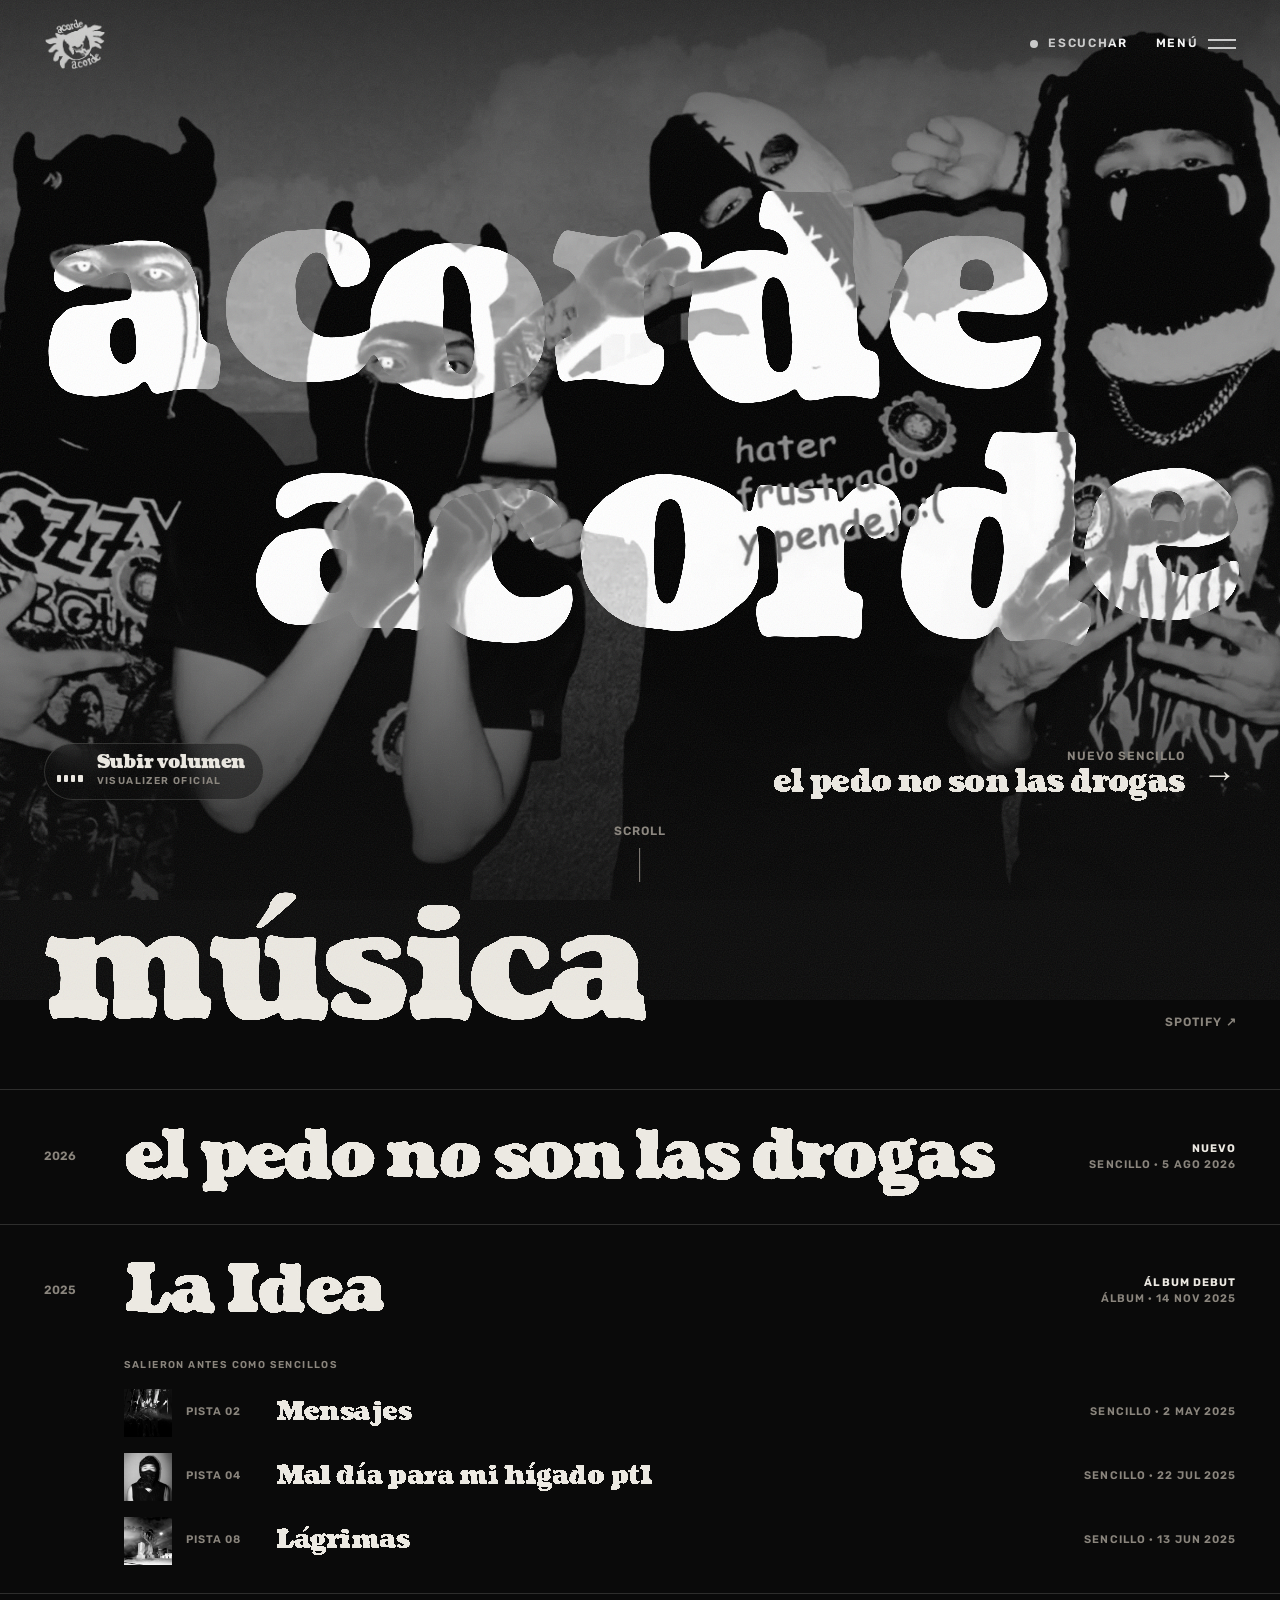
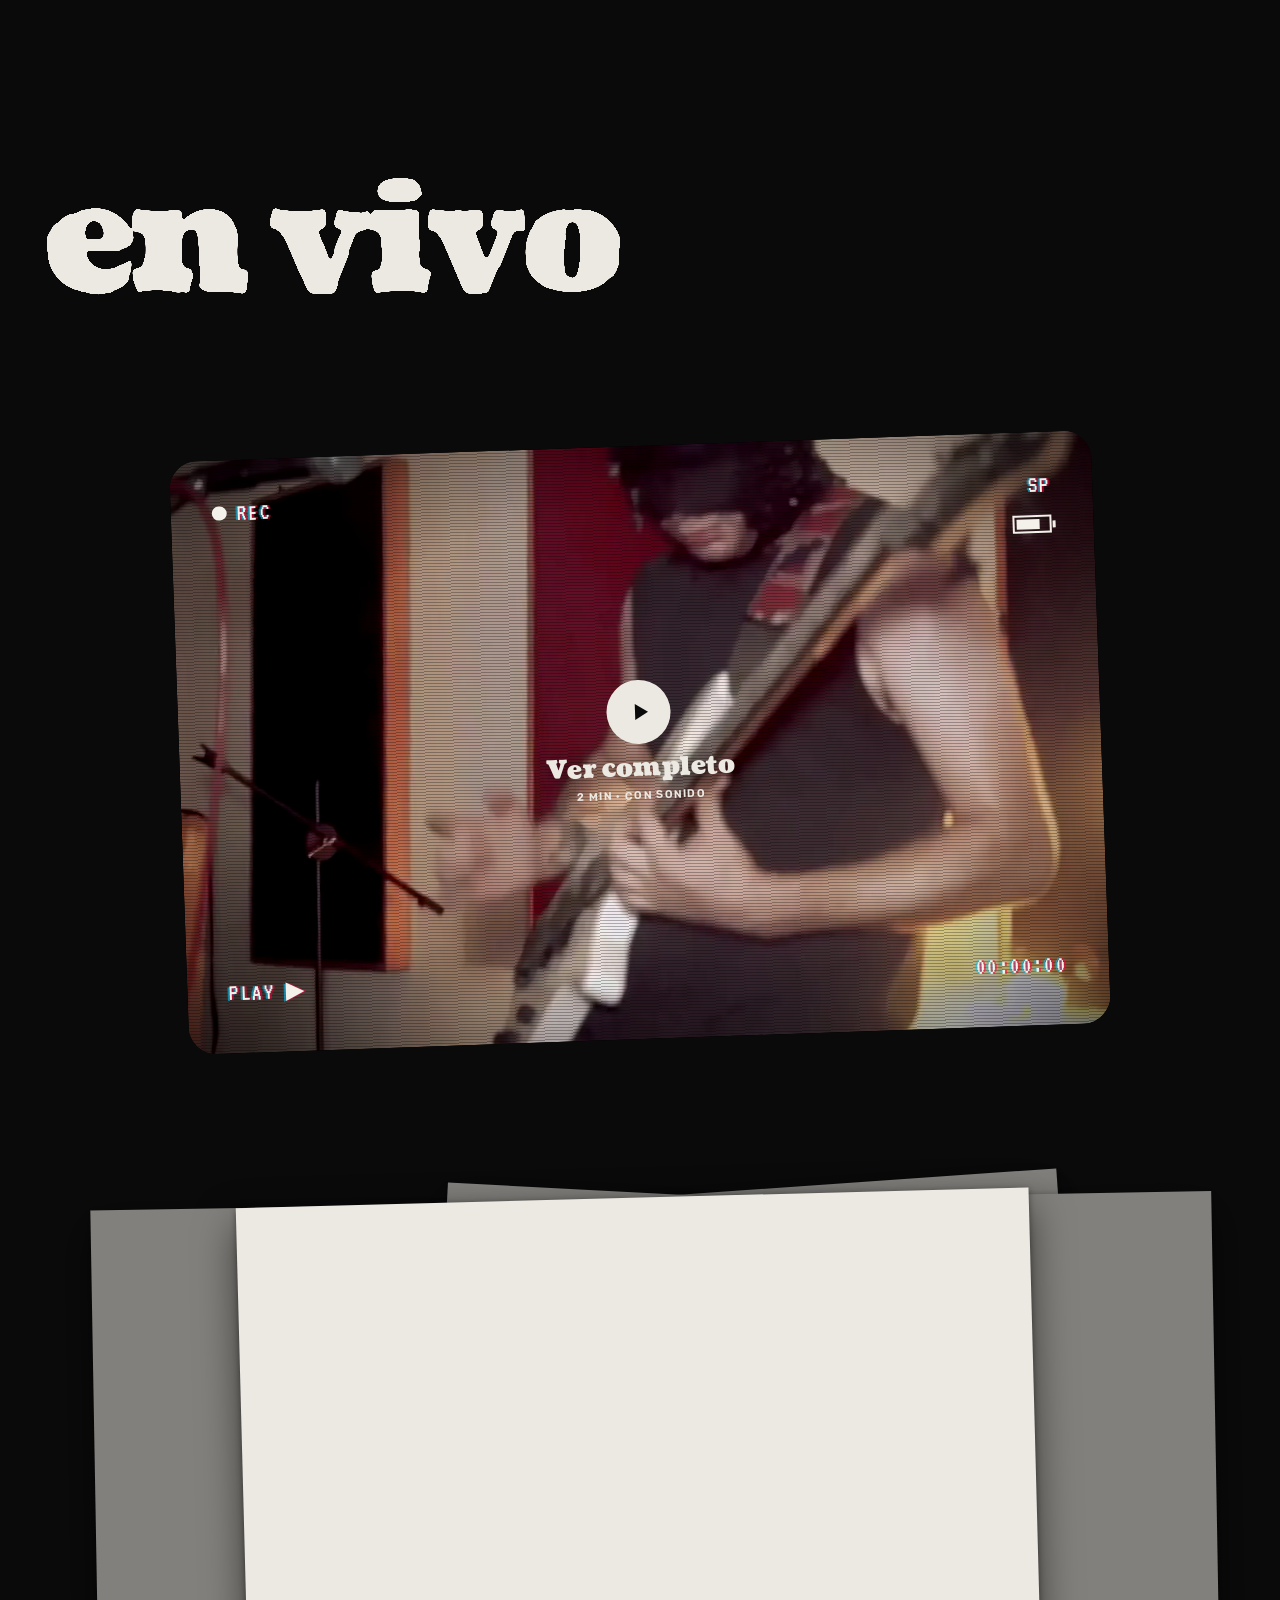
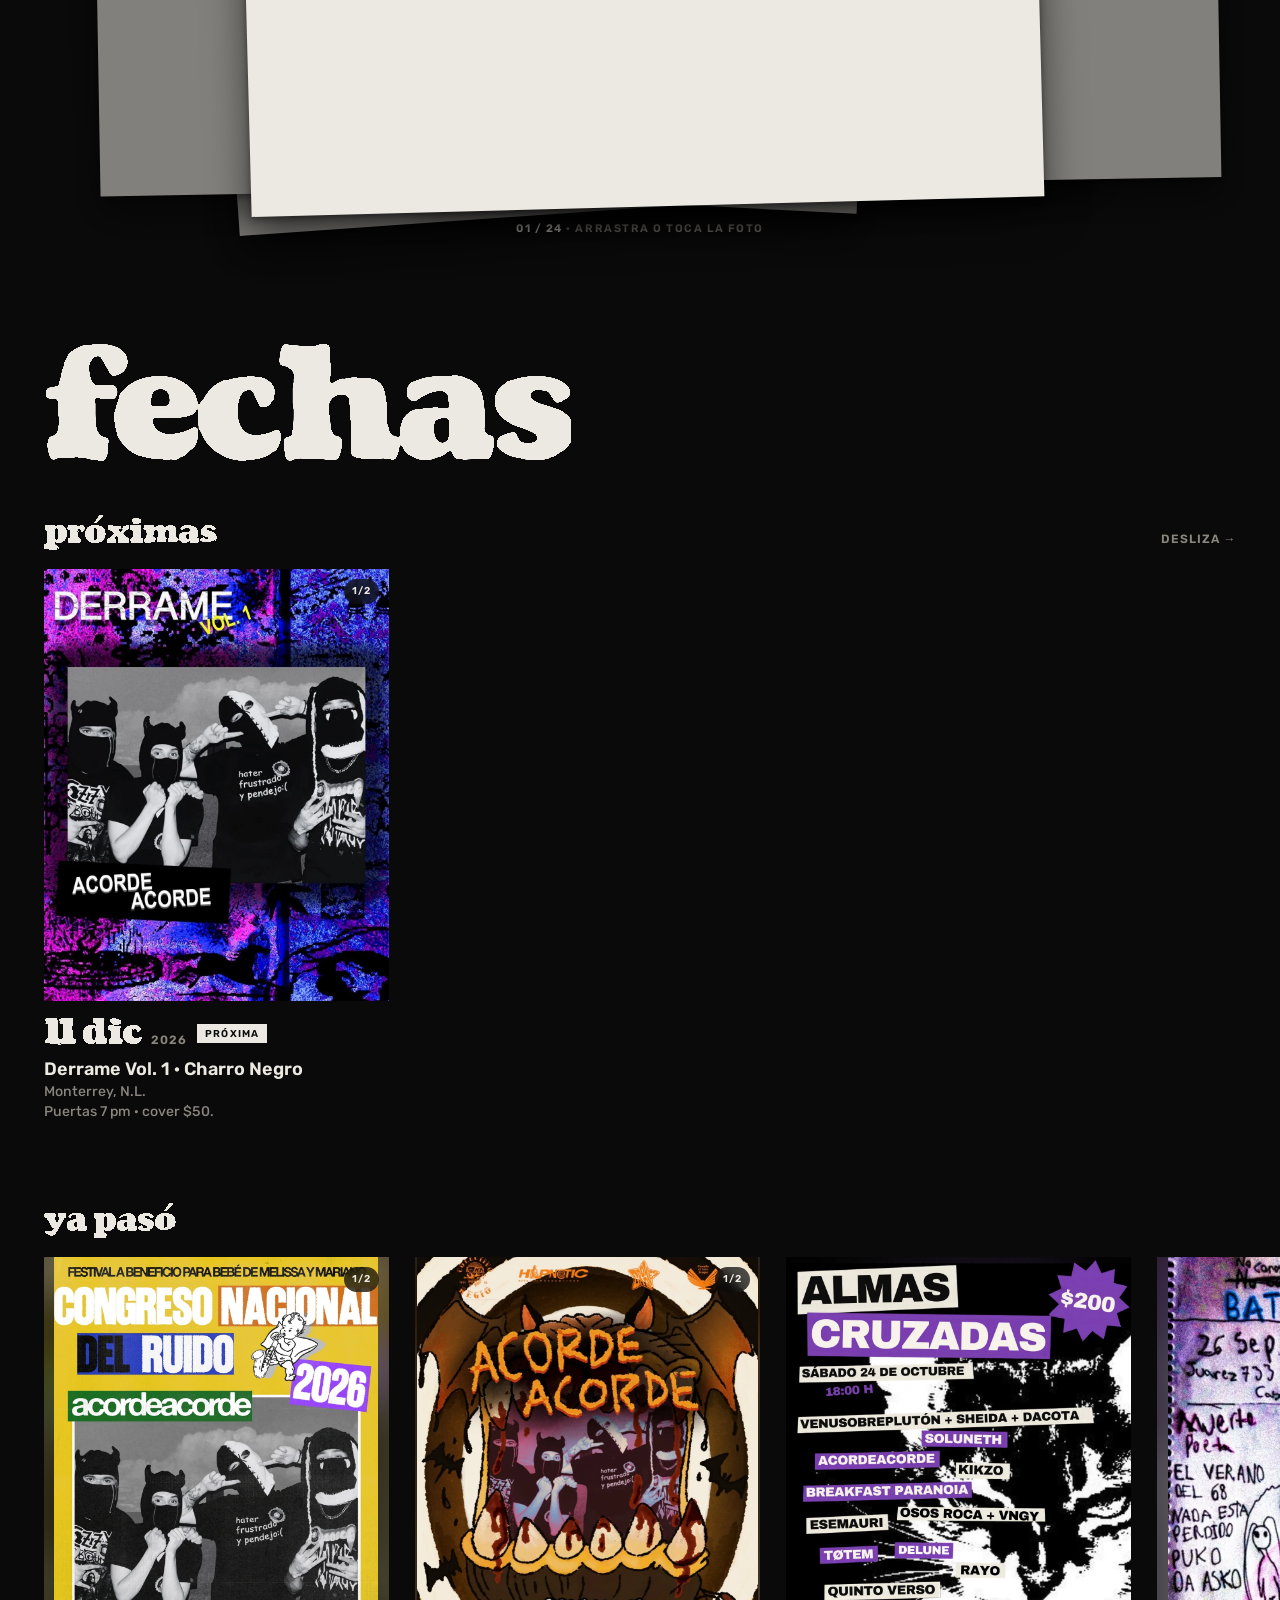
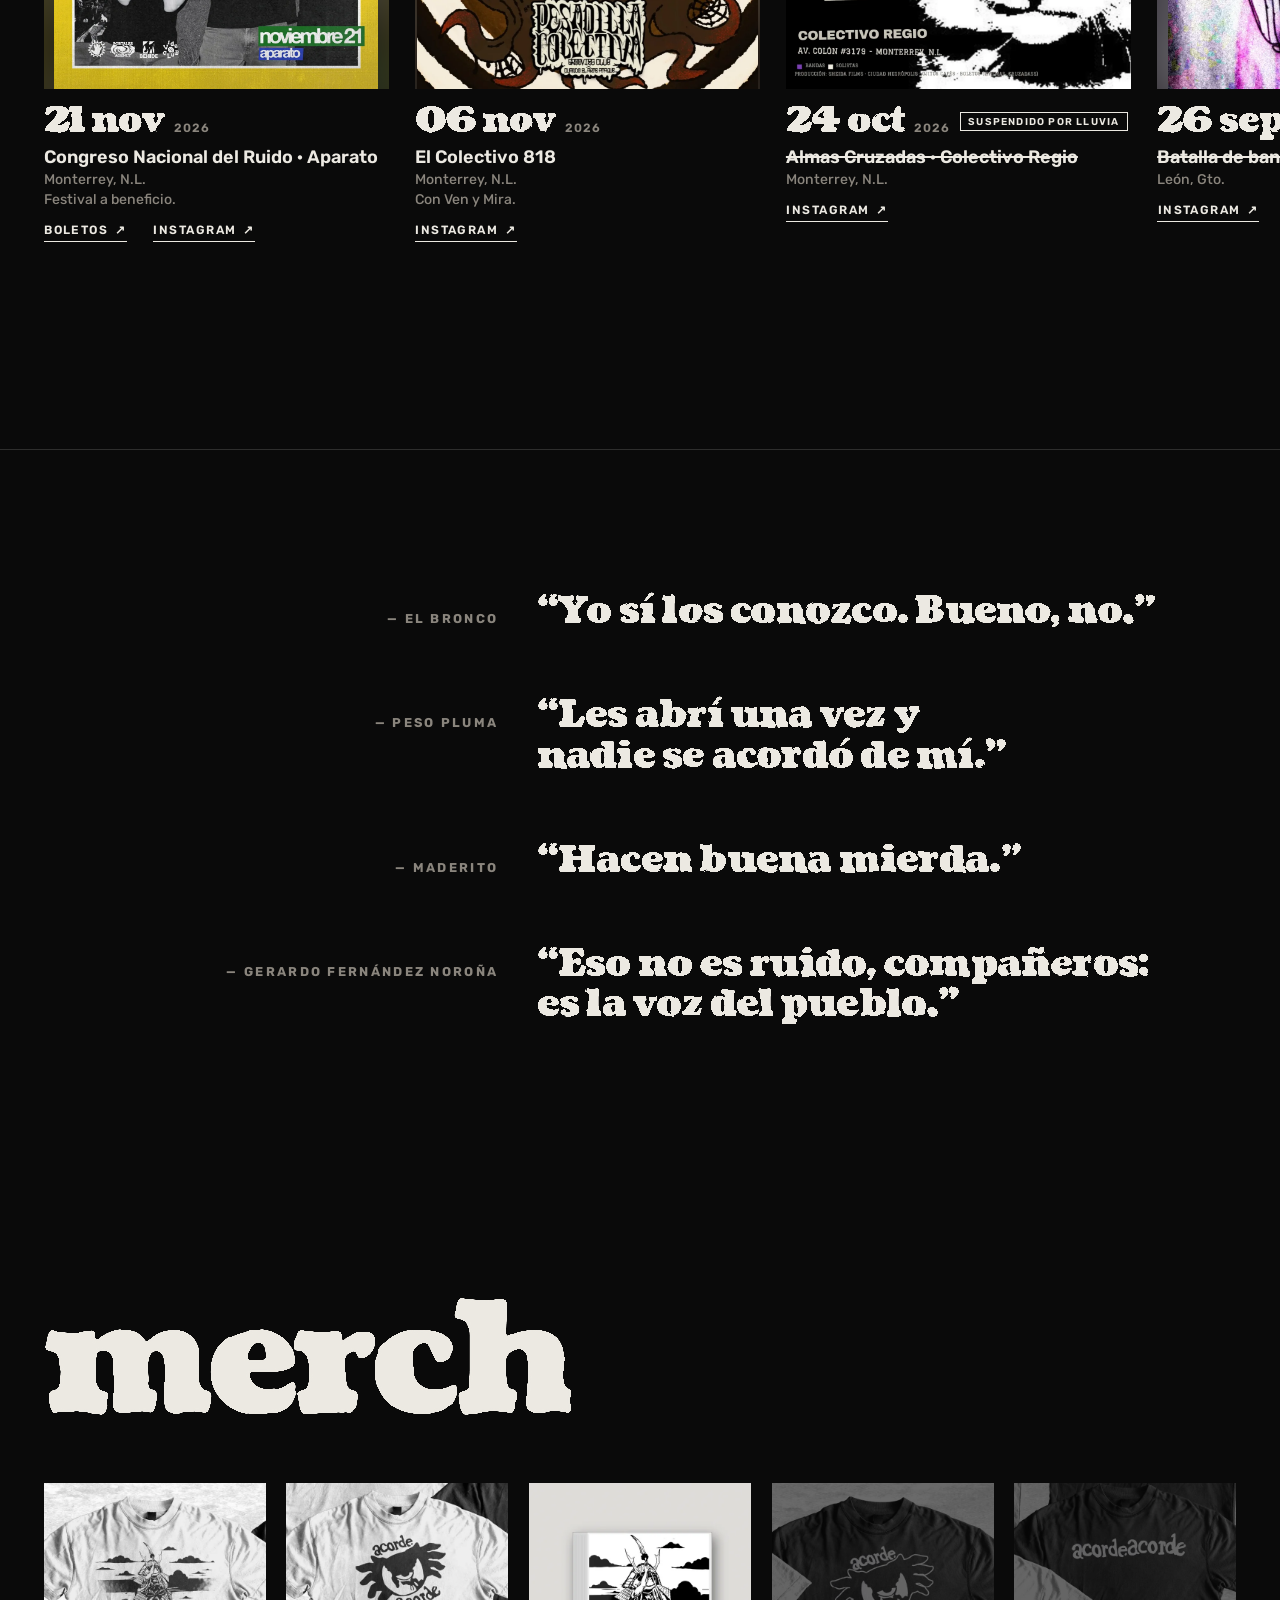
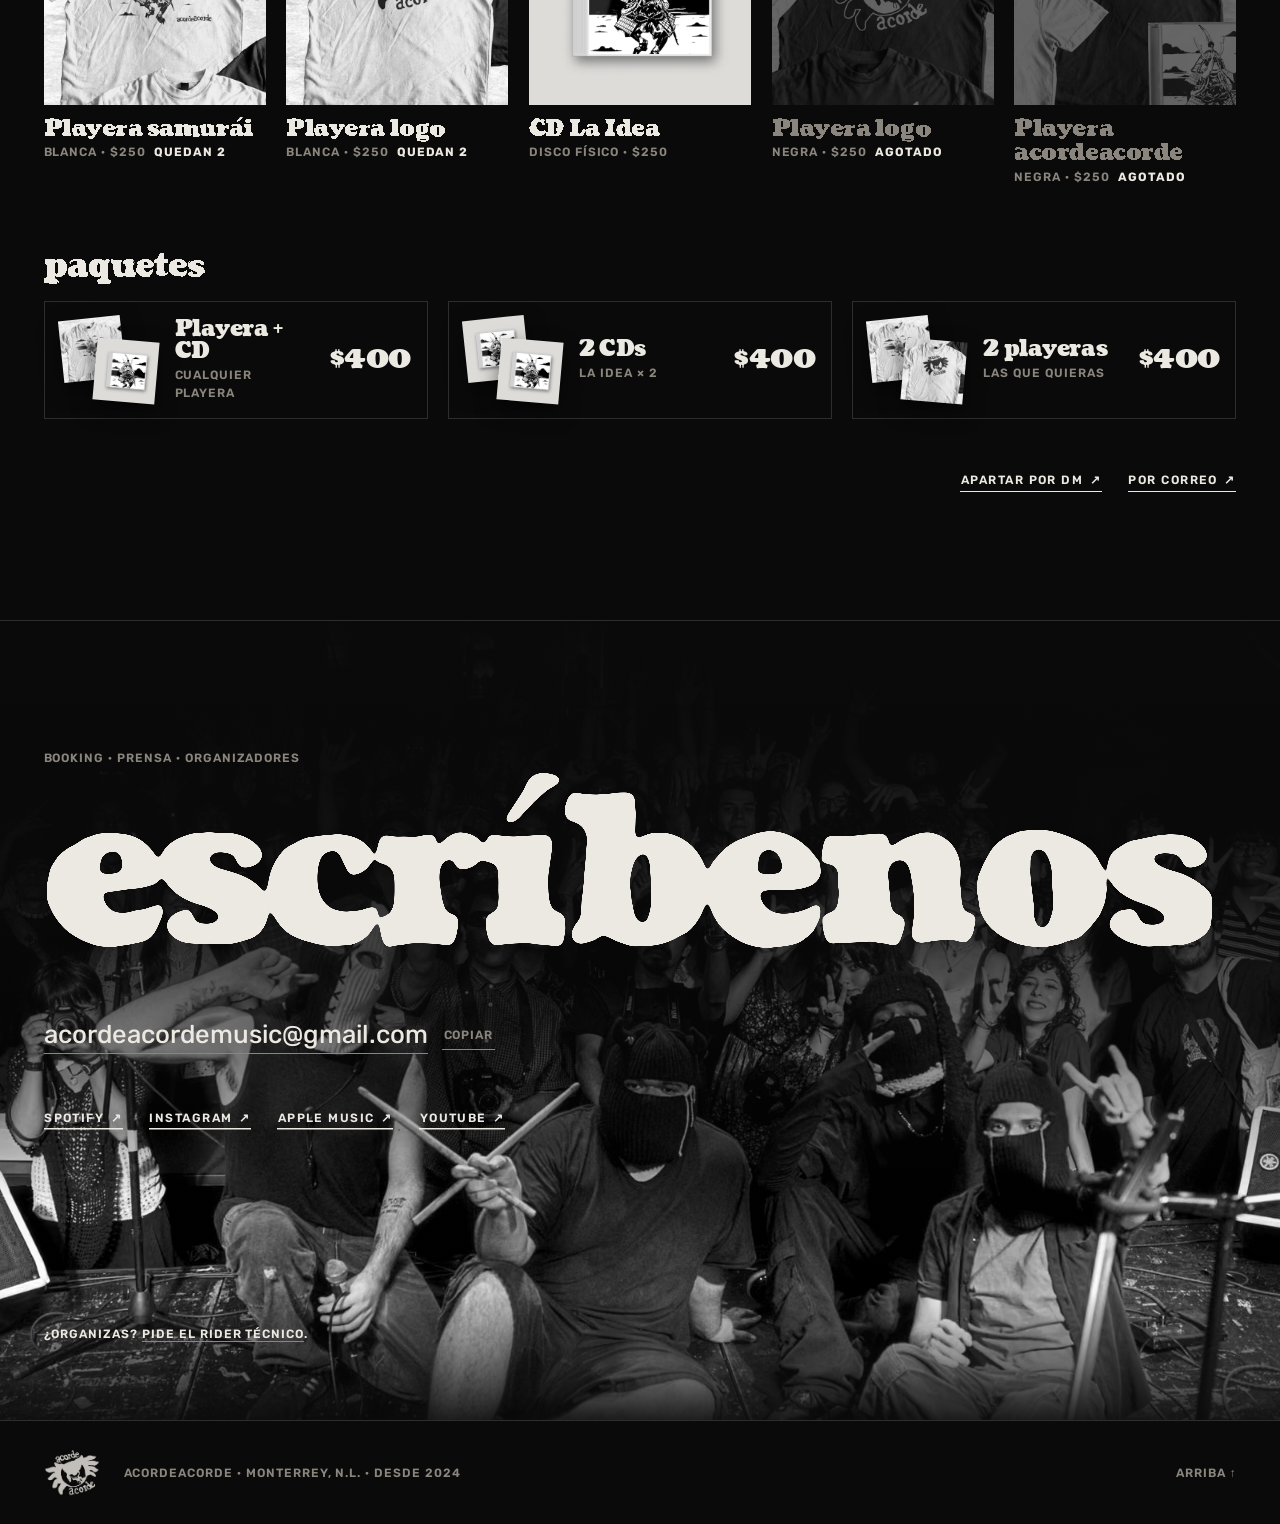
<file: index.html>
<!doctype html>
<html lang="es-MX">
<head>
  <meta charset="utf-8">
  <meta name="viewport" content="width=device-width, initial-scale=1">
  <title>acordeacorde — sitio oficial</title>
  <meta name="description" content="acordeacorde: banda enmascarada de Monterrey, N.L. Noise rock, punk, post-punk, stoner, progresivo, teatro y poesía. Escucha La Idea y el nuevo sencillo “el pedo no son las drogas”.">
  <meta name="theme-color" content="#0a0a0a">
  <link rel="canonical" href="./">

  <meta property="og:type" content="website">
  <meta property="og:site_name" content="acordeacorde">
  <meta property="og:title" content="acordeacorde — sitio oficial">
  <meta property="og:description" content="Banda enmascarada de Monterrey, N.L. Nuevo sencillo: el pedo no son las drogas.">
  <meta property="og:url" content="https://acordeacorde.github.io/acordeacorde/">
  <meta property="og:image" content="https://acordeacorde.github.io/acordeacorde/assets/brand/og-negro.jpg">
  <meta property="og:image:alt" content="Logo de acordeacorde sobre fondo negro.">
  <meta property="og:image:width" content="1200">
  <meta property="og:image:height" content="630">
  <meta property="og:locale" content="es_MX">
  <meta name="twitter:card" content="summary_large_image">
  <meta name="twitter:image" content="https://acordeacorde.github.io/acordeacorde/assets/brand/og-negro.jpg">

  <link rel="icon" href="assets/brand/favicon-32.png" sizes="32x32" type="image/png">
  <link rel="apple-touch-icon" href="assets/brand/apple-touch-icon.png">

  <link rel="preconnect" href="https://fonts.googleapis.com">
  <link rel="preconnect" href="https://fonts.gstatic.com" crossorigin>
  <link href="https://fonts.googleapis.com/css2?family=Coustard:wght@900&family=Rubik:wght@400..800&family=VT323&display=swap" rel="stylesheet">
  <link rel="preload" as="image" href="assets/brand/logo-hueso.webp">
  <link rel="stylesheet" href="styles.css">
  <script>document.documentElement.classList.add("js")</script>

  <script type="application/ld+json">
  {"@context":"https://schema.org","@type":"MusicGroup","name":"acordeacorde","foundingDate":"2024","foundingLocation":{"@type":"Place","name":"Monterrey, Nuevo León, México"},"genre":["Noise rock","Punk","Post-punk","Stoner","Rock progresivo","Experimental"],"email":"acordeacordemusic@gmail.com","sameAs":["https://open.spotify.com/artist/30RUl4HTPHJGzQqRHe2yyr","https://www.instagram.com/acorde_acorde/","https://music.apple.com/mx/artist/acordeacorde/1810382098","https://www.youtube.com/@acorde_acorde"],"album":[{"@type":"MusicAlbum","name":"La Idea","datePublished":"2025-11-14"}]}
  </script>
</head>
<body>
  <a class="skip" href="#contenido">Saltar al contenido</a>

  <!-- Filtro de tinta (lettering del logo). main.js lo hace "hervir". -->
  <svg class="defs" width="0" height="0" aria-hidden="true" focusable="false">
    <filter id="tinta" x="-5%" y="-10%" width="110%" height="120%" color-interpolation-filters="sRGB">
      <feTurbulence type="fractalNoise" baseFrequency="0.012" numOctaves="2" seed="7" result="ruido"/>
      <feDisplacementMap in="SourceGraphic" in2="ruido" scale="14" result="movido"/>
      <feGaussianBlur in="movido" stdDeviation="4" result="corrido"/>
      <feColorMatrix in="corrido" type="matrix" values="1 0 0 0 0  0 1 0 0 0  0 0 1 0 0  0 0 0 24 -11"/>
    </filter>
    <!-- misma tinta a escala de títulos y subtítulos -->
    <filter id="tinta-m" x="-5%" y="-15%" width="110%" height="130%" color-interpolation-filters="sRGB">
      <feTurbulence type="fractalNoise" baseFrequency="0.024" numOctaves="2" seed="7" result="ruido"/>
      <feDisplacementMap in="SourceGraphic" in2="ruido" scale="6" result="movido"/>
      <feGaussianBlur in="movido" stdDeviation="1.7" result="corrido"/>
      <feColorMatrix in="corrido" type="matrix" values="1 0 0 0 0  0 1 0 0 0  0 0 1 0 0  0 0 0 24 -11"/>
    </filter>
    <filter id="tinta-s" x="-5%" y="-20%" width="110%" height="140%" color-interpolation-filters="sRGB">
      <feTurbulence type="fractalNoise" baseFrequency="0.05" numOctaves="2" seed="7" result="ruido"/>
      <feDisplacementMap in="SourceGraphic" in2="ruido" scale="2.6" result="movido"/>
      <feGaussianBlur in="movido" stdDeviation=".7" result="corrido"/>
      <feColorMatrix in="corrido" type="matrix" values="1 0 0 0 0  0 1 0 0 0  0 0 1 0 0  0 0 0 18 -8"/>
    </filter>
    <filter id="tinta-fina" x="-5%" y="-5%" width="110%" height="110%">
      <feTurbulence type="fractalNoise" baseFrequency="0.03" numOctaves="2" seed="7"/>
      <feDisplacementMap in="SourceGraphic" scale="4"/>
    </filter>
  </svg>

  <!-- ============ INTRO ============ -->
  <div class="intro" id="intro" aria-hidden="true">
    <img class="intro__logo" src="assets/brand/logo-hueso.webp" width="524" height="442" alt="">
    <p class="intro__txt"><span>Monterrey, N.L.</span><span>desde 2024</span></p>
    <button class="intro__saltar" id="introSaltar" tabindex="-1">Saltar</button>
  </div>

  <div class="grano" aria-hidden="true"></div>

  <!-- ============ ENCABEZADO ============ -->
  <header class="top" id="top">
    <a class="top__logo" href="#inicio" aria-label="acordeacorde, inicio">
      <img src="assets/brand/logo-hueso.webp" width="524" height="442" alt="">
    </a>
    <a class="top__escuchar" href="#musica"><span class="punto" aria-hidden="true"></span>Escuchar</a>
    <button class="top__menu" id="menuBtn" aria-expanded="false" aria-controls="menu">
      <span class="top__menu-txt">Menú</span><span class="top__menu-ic" aria-hidden="true"><i></i><i></i></span>
    </button>
  </header>

  <nav class="menu" id="menu" aria-label="Secciones" hidden>
    <ul>
      <li><a href="#musica"><span>Música</span></a></li>
      <li><a href="#en-vivo"><span>En vivo</span></a></li>
      <li><a href="#merch"><span>Merch</span></a></li>
      <li><a href="#contacto"><span>Contacto</span></a></li>
    </ul>
    <p class="menu__pie mono"><a id="menuCorreo" href="mailto:acordeacordemusic@gmail.com">acordeacordemusic@gmail.com</a></p>
  </nav>

  <main id="contenido">

    <!-- ============ INICIO ============ -->
    <section class="inicio" id="inicio" aria-labelledby="titulo">
      <div class="inicio__foto" id="heroFotos" aria-hidden="true"><!-- main.js --></div>
      <div class="inicio__yt" id="heroYt" aria-hidden="true"></div>

      <h1 class="nombre" id="titulo">
        <span class="sr-only">acordeacorde</span>
        <span class="nombre__l" aria-hidden="true">acorde</span>
        <span class="nombre__l nombre__l--2" aria-hidden="true">acorde</span>
      </h1>

      <div class="inicio__pie">
        <button type="button" class="sonido" id="sonido" hidden aria-pressed="false">
          <span class="sonido__barras" aria-hidden="true"><i></i><i></i><i></i><i></i></span>
          <span class="sonido__t">Subir volumen</span>
          <small class="mono">Visualizer oficial</small>
        </button>
        <a class="nuevo" href="#musica" data-abre="0">
          <span class="mono">Nuevo sencillo</span>
          <b>el pedo no son las drogas</b>
          <span class="nuevo__flecha" aria-hidden="true">→</span>
        </a>
      </div>
      <span class="inicio__scroll mono" aria-hidden="true">Scroll</span>
    </section>

    <!-- ============ MÚSICA ============ -->
    <section class="musica" id="musica" aria-labelledby="musicaT">
      <header class="sec-head">
        <h2 class="sec-head__t lineas" id="musicaT">Música</h2>
        <a class="sec-head__link mono" id="spotifyArtista" href="https://open.spotify.com/artist/30RUl4HTPHJGzQqRHe2yyr" target="_blank" rel="noopener">Spotify ↗</a>
      </header>
      <ol class="lista" id="lanzamientos"><!-- main.js --></ol>
    </section>

    <!-- ============ EN VIVO ============ -->
    <section class="vivo" id="en-vivo" aria-labelledby="vivoT">
      <header class="sec-head">
        <h2 class="sec-head__t lineas" id="vivoT">En vivo</h2>
      </header>
      <div class="video" id="video" hidden><!-- main.js --></div>
      <div class="pila" id="tira" tabindex="0" role="group" aria-roledescription="pila de fotos" aria-label="Fotos en vivo. Toca o arrastra la de arriba para pasar a la siguiente; también con las flechas."><!-- main.js --></div>
      <p class="pila__hint mono" aria-hidden="true"><b id="tiraCuenta"></b> · arrastra o toca la foto</p>

      <div class="agenda" id="fechas">
        <header class="sec-head agenda__titulo">
          <h2 class="sec-head__t lineas" id="fechasT">Fechas</h2>
        </header>
        <div class="agenda__head">
          <h3>próximas</h3>
          <span class="mono agenda__hint" aria-hidden="true">desliza →</span>
        </div>
        <ol class="fechas" id="fechasProx" tabindex="0" aria-label="Próximas fechas. Usa las flechas para recorrerlas."><!-- main.js --></ol>
        <div class="agenda__head" id="pasadasHead">
          <h3>ya pasó</h3>
        </div>
        <ol class="fechas fechas--pasadas" id="fechasPas" tabindex="0" aria-label="Fechas pasadas. Usa las flechas para recorrerlas."><!-- main.js --></ol>
      </div>
    </section>

    <!-- ============ LO QUE DICEN (citas de broma, estilo créditos de película) ============ -->
    <section class="dicen" aria-label="Lo que dicen de acordeacorde">
      <figure class="cita cita--1"><blockquote>“Yo sí los conozco. Bueno, no.”</blockquote><figcaption>— El Bronco</figcaption></figure>
      <figure class="cita cita--2"><blockquote>“Les abrí una vez y nadie se acordó de mí.”</blockquote><figcaption>— Peso Pluma</figcaption></figure>
      <figure class="cita cita--3"><blockquote>“Hacen buena mierda.”</blockquote><figcaption>— Maderito</figcaption></figure>
      <figure class="cita cita--4"><blockquote>“Eso no es ruido, compañeros: es la voz del pueblo.”</blockquote><figcaption>— Gerardo Fernández Noroña</figcaption></figure>
    </section>

    <!-- ============ MERCH ============ -->
    <section class="merch" id="merch" aria-labelledby="merchT">
      <header class="sec-head">
        <h2 class="sec-head__t lineas" id="merchT">Merch</h2>
      </header>
      <div id="catalogo"><!-- main.js --></div>
    </section>

    <!-- ============ CONTACTO ============ -->
    <section class="contacto" id="contacto" aria-labelledby="contactoT">
      <div class="contacto__foto" id="publico" aria-hidden="true"><!-- main.js --></div>
      <p class="mono contacto__k">Booking · prensa · organizadores</p>
      <h2 class="contacto__t" id="contactoT"><a id="correoGrande" href="mailto:acordeacordemusic@gmail.com"><span class="lineas">Escríbenos</span></a></h2>
      <p class="contacto__correo"><a id="correoTxt" href="mailto:acordeacordemusic@gmail.com">acordeacordemusic@gmail.com</a> <button class="copiar mono" id="copiar" type="button">Copiar</button></p>
      <ul class="redes" id="redes"><!-- main.js --></ul>
      <p class="mono contacto__rider">¿Organizas? <a id="riderLink" href="mailto:acordeacordemusic@gmail.com">Pide el rider técnico</a>.</p>
    </section>
  </main>

  <!-- Barra inferior (solo celular): navegación al alcance del pulgar -->
  <nav class="barra" id="barra" aria-label="Secciones">
    <a href="#musica" data-s="musica"><span>música</span></a>
    <a href="#en-vivo" data-s="en-vivo"><span>en vivo</span></a>
    <a href="#merch" data-s="merch"><span>merch</span></a>
    <a href="#contacto" data-s="contacto"><span>contacto</span></a>
  </nav>

  <footer class="pie">
    <img src="assets/brand/logo-hueso.webp" width="524" height="442" alt="" loading="lazy">
    <p class="mono">acordeacorde · Monterrey, N.L. · desde 2024</p>
    <a class="mono" href="#inicio">Arriba ↑</a>
  </footer>

  <!-- Portada flotante (lista de música, escritorio) -->
  <div class="flota" id="flota" aria-hidden="true"><img alt=""></div>

  <!-- Detalle de lanzamiento -->
  <dialog class="detalle" id="detalle" aria-labelledby="detalleT" autofocus>
    <div class="detalle__asa" id="detalleAsa" aria-hidden="true"><i></i></div>
    <button class="detalle__cerrar mono" id="detalleCerrar">Cerrar ✕</button>
    <div class="detalle__in" id="detalleIn"><!-- main.js --></div>
  </dialog>

  <script src="contenido.js"></script>
  <script src="main.js"></script>
</body>
</html>
</file>
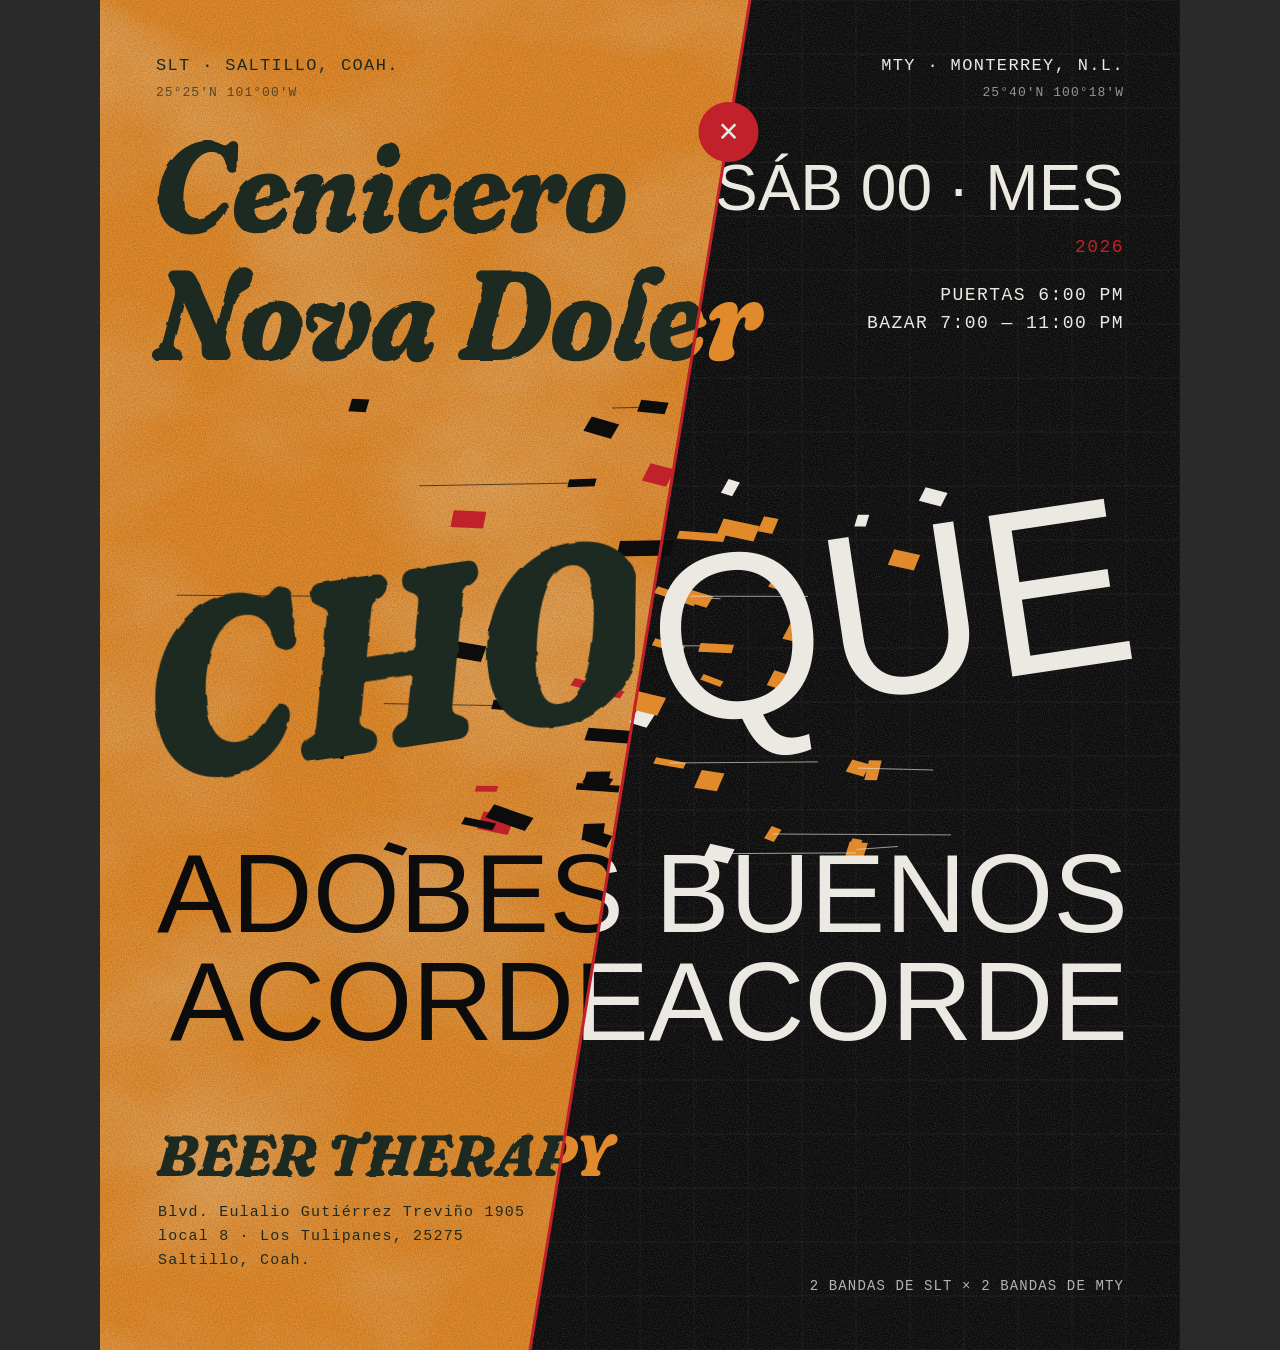
<file: eventos/choque/flyer.html>
<!doctype html>
<html lang="es">
<head>
<meta charset="utf-8">
<title>CHOQUE · SLT × MTY</title>
<meta name="viewport" content="width=device-width, initial-scale=1">
<link rel="preconnect" href="https://fonts.googleapis.com">
<link rel="preconnect" href="https://fonts.gstatic.com" crossorigin>
<link href="https://fonts.googleapis.com/css2?family=Archivo:wdth,wght@62..125,300..900&family=Fraunces:ital,opsz,wght,SOFT,WONK@1,9..144,300..900,0..100,1&family=IBM+Plex+Mono:wght@400;500;600&display=swap" rel="stylesheet">
<style>
  /*
    CHOQUE — identidad para SLT × MTY
    Dos mundos que se empalman sobre una falla diagonal:
      SALTILLO  · adobe / desierto · Fraunces itálica (orgánica, caligráfica)
      MONTERREY · acero / noche    · Archivo (industrial, de ancho variable)
    Lo que cruza la falla cambia de mundo: color, letra o ambos.
  */
  :root {
    --adobe: #e08a2c;      /* fondo Saltillo */
    --adobe-2: #c8641f;    /* sombra del adobe */
    --tinta: #1d2b22;      /* verde huizache: tinta de Saltillo */
    --acero: #0c0c0c;      /* fondo Monterrey */
    --hueso: #ece9e2;      /* tinta de Monterrey */
    --rojo: #c0212b;       /* la chispa del choque */
  }
  html, body { margin: 0; background: #2a2a2a; }
  body { display: grid; place-items: start center; padding: 0; }
  #lienzo svg { display: block; }
  .slt { font-family: "Fraunces", Georgia, serif; font-style: italic; font-variation-settings: "SOFT" 100, "WONK" 1; }
  .mty { font-family: "Archivo", "Helvetica Neue", Arial, sans-serif; }
  .mono { font-family: "IBM Plex Mono", ui-monospace, monospace; letter-spacing: .08em; }
</style>
</head>
<body>
<div id="lienzo"></div>
<script>
/* ===================== DATOS DEL EVENTO (editar aquí) ===================== */
const EV = {
  titulo: "CHOQUE",
  fecha: "SÁB 00 · MES",             // ← PENDIENTE: poner la fecha real
  anio: "2026",
  puertas: "6:00 PM",
  bazar: "7:00 — 11:00 PM",
  bazarNota: "",                      // p. ej. "por confirmar"; vacío = no se muestra
  lugar: "BEER THERAPY",
  direccion: ["Blvd. Eulalio Gutiérrez Treviño 1905, local 8", "Los Tulipanes, 25275 · Saltillo, Coah."],
  slt: ["Cenicero", "Nova Doler"],
  mty: ["ADOBES BUENOS", "ACORDEACORDE"],
};
/* ========================================================================== */

const C = { adobe:"#e08a2c", adobe2:"#c8641f", tinta:"#1d2b22", acero:"#0c0c0c", hueso:"#ece9e2", rojo:"#c0212b" };
const formato = new URLSearchParams(location.search).get("f") || "post";

// PRNG con semilla para que los fragmentos salgan igual en cada export
function rng(seed){ return () => { seed |= 0; seed = seed + 0x6D2B79F5 | 0; let t = Math.imul(seed ^ seed >>> 15, 1 | seed); t = t + Math.imul(t ^ t >>> 7, 61 | t) ^ t; return ((t ^ t >>> 14) >>> 0) / 4294967296; }; }
const esc = s => String(s).replace(/&/g,"&amp;").replace(/</g,"&lt;");

/* Base: dos mundos + falla + textura. top/bot = x de la falla arriba/abajo */
function base(W, H, top, bot, seed){
  const r = rng(seed);
  const sx = y => top + (bot - top) * y / H;
  let s = `<svg xmlns="http://www.w3.org/2000/svg" width="${W}" height="${H}" viewBox="0 0 ${W} ${H}">
  <defs>
    <clipPath id="cSLT"><polygon points="0,0 ${top},0 ${bot},${H} 0,${H}"/></clipPath>
    <clipPath id="cMTY"><polygon points="${top},0 ${W},0 ${W},${H} ${bot},${H}"/></clipPath>
    <filter id="mancha" x="0" y="0" width="100%" height="100%">
      <feTurbulence type="fractalNoise" baseFrequency=".0035 .006" numOctaves="4" seed="${seed}"/>
      <feColorMatrix type="matrix" values="0 0 0 0 .78  0 0 0 0 .39  0 0 0 0 .12  0 0 0 -2.2 1.35"/>
    </filter>
    <filter id="spray" x="0" y="0" width="100%" height="100%">
      <feTurbulence type="fractalNoise" baseFrequency=".9" numOctaves="1" seed="${seed+3}" result="n"/>
      <feTurbulence type="fractalNoise" baseFrequency=".004" numOctaves="3" seed="${seed+9}" result="m"/>
      <feComposite in="n" in2="m" operator="arithmetic" k1="0" k2=".9" k3="1.1" k4="-.95"/>
      <feColorMatrix type="matrix" values="0 0 0 0 .11  0 0 0 0 .17  0 0 0 0 .13  2.4 0 0 0 -1.25"/>
    </filter>
    <filter id="grano" x="0" y="0" width="100%" height="100%">
      <feTurbulence type="fractalNoise" baseFrequency=".85" numOctaves="2" seed="${seed+1}"/>
      <feColorMatrix type="matrix" values="0 0 0 0 1  0 0 0 0 1  0 0 0 0 1  0 0 0 -1.6 1.05"/>
    </filter>
    <filter id="granoOsc" x="0" y="0" width="100%" height="100%">
      <feTurbulence type="fractalNoise" baseFrequency=".8" numOctaves="2" seed="${seed+2}"/>
      <feColorMatrix type="matrix" values="0 0 0 0 0  0 0 0 0 0  0 0 0 0 0  0 0 0 -1.4 .95"/>
    </filter>
    <filter id="tinta"><feTurbulence type="fractalNoise" baseFrequency=".045" numOctaves="2" seed="${seed+4}"/><feDisplacementMap in="SourceGraphic" scale="3.5"/></filter>
  </defs>
  <!-- SALTILLO -->
  <g clip-path="url(#cSLT)">
    <rect width="${W}" height="${H}" fill="${C.adobe}"/>
    <rect width="${W}" height="${H}" filter="url(#mancha)" opacity=".85"/>
    <rect width="${W}" height="${H}" filter="url(#spray)" opacity=".55"/>
    <rect width="${W}" height="${H}" filter="url(#granoOsc)" opacity=".22"/>
  </g>
  <!-- MONTERREY -->
  <g clip-path="url(#cMTY)">
    <rect width="${W}" height="${H}" fill="${C.acero}"/>
    ${rejilla(W, H)}
    <rect width="${W}" height="${H}" filter="url(#grano)" opacity=".13"/>
  </g>`;
  return { s, sx, r };
}

// Monterrey: retícula técnica muy tenue (plano industrial)
function rejilla(W, H){
  let g = `<g stroke="${C.hueso}" stroke-opacity=".055" stroke-width="1">`;
  for (let x = 0; x <= W; x += 54) g += `<line x1="${x}" y1="0" x2="${x}" y2="${H}"/>`;
  for (let y = 0; y <= H; y += 54) g += `<line x1="0" y1="${y}" x2="${W}" y2="${y}"/>`;
  return g + `</g>`;
}

/* Fragmentos que saltan de un mundo al otro (esquirlas del choque) */
function esquirlas(r, sx, H, n, y0, y1, ang){
  let g = "";
  const t = Math.tan(ang);
  for (let i = 0; i < n; i++){
    const y = y0 + r() * (y1 - y0);
    const lado = r() < .5 ? -1 : 1;             // -1 cae en Saltillo, 1 en Monterrey
    const d = Math.pow(r(), 1.7) * 330 + 8;
    const x = sx(y) + lado * d;
    const w = 10 + r() * 46 * (1 - d / 420), h = 5 + r() * 15;
    const col = lado < 0 ? (r() < .82 ? C.acero : C.rojo) : (r() < .8 ? C.adobe : C.hueso);
    const sk = -18 + r() * 10;
    g += `<g transform="translate(${x.toFixed(1)} ${y.toFixed(1)}) rotate(${(-ang*57.3 + (r()-.5)*24).toFixed(1)}) skewX(${sk.toFixed(1)})"><rect x="${-w/2}" y="${-h/2}" width="${w.toFixed(1)}" height="${h.toFixed(1)}" fill="${col}"/></g>`;
    // estela fina, como en "Decompose"
    if (r() < .28){
      const L = 40 + r() * 140;
      g += `<line x1="${x.toFixed(1)}" y1="${y.toFixed(1)}" x2="${(x + lado*L).toFixed(1)}" y2="${(y - lado*L*t*.0 + (r()-.5)*6).toFixed(1)}" stroke="${lado<0?C.acero:C.hueso}" stroke-width=".9" stroke-opacity=".7"/>`;
    }
  }
  return g;
}

/* Texto que existe en los dos mundos: mismo lugar, distinta piel a cada lado */
function dual(x, y, txt, slt, mty, extra=""){
  return `<text x="${x}" y="${y}" clip-path="url(#cSLT)" ${slt} ${extra}>${esc(txt)}</text>
          <text x="${x}" y="${y}" clip-path="url(#cMTY)" ${mty} ${extra}>${esc(txt)}</text>`;
}

/* CHOQUE: una palabra, dos tipografías. Cada mitad se queda con su letra y la falla las desfasa */
function titulo(cx, cy, sz, rot, desfase, ancho){
  const L = `textLength="${ancho}" lengthAdjust="spacingAndGlyphs"`;
  const a = `class="slt" font-size="${sz*1.06}" font-weight="800" fill="${C.tinta}" text-anchor="middle" filter="url(#tinta)" ${L}`;
  const b = `class="mty" font-size="${sz}" style="font-variation-settings:'wdth' 100,'wght' 900" fill="${C.hueso}" text-anchor="middle" ${L}`;
  return `<g transform="rotate(${rot} ${cx} ${cy})">
    <text x="${cx}" y="${cy}" clip-path="url(#cSLT)" ${a}>${EV.titulo}</text>
  </g>
  <g transform="rotate(${rot} ${cx} ${cy}) translate(${desfase[0]} ${desfase[1]})">
    <text x="${cx}" y="${cy}" clip-path="url(#cMTY)" ${b}>${EV.titulo}</text>
  </g>`;
}

function falla(top, bot, H, sx){
  // línea roja con un pequeño quiebre: la chispa
  return `<line x1="${top}" y1="0" x2="${bot}" y2="${H}" stroke="${C.rojo}" stroke-width="3"/>`;
}

function mono(x, y, t, size, fill, anchor="start", extra=""){
  return `<text class="mono" x="${x}" y="${y}" font-size="${size}" fill="${fill}" text-anchor="${anchor}" font-weight="500" ${extra}>${esc(t)}</text>`;
}

/* ============================ POST 1080×1350 ============================ */
function post(){
  const W = 1080, H = 1350, top = 650, bot = 430;
  const { s, sx, r } = base(W, H, top, bot, 7);
  let o = s;
  const ang = Math.atan2(bot - top, H);

  // etiquetas de mundo
  o += mono(56, 70, "SLT · SALTILLO, COAH.", 17, C.tinta);
  o += mono(W-56, 70, "MTY · MONTERREY, N.L.", 17, C.hueso, "end");
  o += mono(56, 96, "25°25′N 101°00′W", 13, C.tinta, "start", `opacity=".7"`);
  o += mono(W-56, 96, "25°40′N 100°18′W", 13, C.hueso, "end", `opacity=".6"`);

  // bandas de Saltillo (arriba, izquierda)
  const sltF = `class="slt" font-weight="700" fill="${C.tinta}" filter="url(#tinta)"`;
  const sltX = `class="slt" font-weight="700" fill="${C.adobe}"`;
  o += dual(52, 232, EV.slt[0], `${sltF} font-size="128"`, `${sltX} font-size="128"`);
  o += dual(52, 360, EV.slt[1], `${sltF} font-size="128"`, `${sltX} font-size="128"`);

  // fecha y horarios (arriba, derecha: Monterrey)
  const fx = W - 56;
  o += `<text class="mty" x="${fx}" y="210" text-anchor="end" font-size="64" fill="${C.hueso}" style="font-variation-settings:'wdth' 62,'wght' 800">${esc(EV.fecha)}</text>`;
  o += mono(fx, 252, EV.anio, 18, C.rojo, "end", `font-weight="600"`);
  o += mono(fx, 300, `PUERTAS ${EV.puertas}`, 18, C.hueso, "end");
  o += mono(fx, 328, `BAZAR ${EV.bazar}${EV.bazarNota ? " (" + EV.bazarNota + ")" : ""}`, 18, C.hueso, "end");

  // esquirlas
  o += esquirlas(r, sx, H, 50, 400, 860, ang);

  // CHOQUE cruzando la falla
  o += titulo(540, 712, 236, -8.5, [14, 20], 980);

  // bandas de Monterrey (abajo, derecha)
  const mtyF = `class="mty" fill="${C.hueso}" style="font-variation-settings:'wdth' 62,'wght' 850"`;
  const mtyX = `class="mty" fill="${C.acero}" style="font-variation-settings:'wdth' 62,'wght' 850"`;
  o += dual(W-52, 932, EV.mty[0], `${mtyX} font-size="112" text-anchor="end"`, `${mtyF} font-size="112" text-anchor="end"`);
  o += dual(W-52, 1040, EV.mty[1], `${mtyX} font-size="112" text-anchor="end"`, `${mtyF} font-size="112" text-anchor="end"`);

  // lugar (abajo, izquierda: es en Saltillo)
  o += dual(56, 1176, EV.lugar, `class="slt" font-size="58" font-weight="800" fill="${C.tinta}" filter="url(#tinta)"`, `class="slt" font-size="58" font-weight="800" fill="${C.adobe}"`);
  o += mono(58, 1216, "Blvd. Eulalio Gutiérrez Treviño 1905", 15, C.tinta);
  o += mono(58, 1240, "local 8 · Los Tulipanes, 25275", 15, C.tinta);
  o += mono(58, 1264, "Saltillo, Coah.", 15, C.tinta);

  o += mono(W-56, 1290, "2 BANDAS DE SLT × 2 BANDAS DE MTY", 14, C.hueso, "end", `opacity=".75"`);
  o += falla(top, bot, H, sx);
  // × en la falla
  o += xMarca(sx(132), 132, 30);
  return o + `</svg>`;
}

function xMarca(x, y, s){
  return `<g transform="translate(${x} ${y})"><circle r="${s}" fill="${C.rojo}"/>
    <text class="mty" y="${s*0.36}" text-anchor="middle" font-size="${s*1.15}" fill="${C.hueso}" style="font-variation-settings:'wdth' 100,'wght' 700">×</text></g>`;
}

/* ============================ STORY 1080×1920 ============================ */
function story(){
  const W = 1080, H = 1920, top = 690, bot = 390;
  const { s, sx, r } = base(W, H, top, bot, 11);
  let o = s;
  const ang = Math.atan2(bot - top, H);

  o += mono(56, 120, "SLT · SALTILLO, COAH.", 20, C.tinta);
  o += mono(W-56, 120, "MTY · MONTERREY, N.L.", 20, C.hueso, "end");

  const sltF = `class="slt" font-weight="700" fill="${C.tinta}" filter="url(#tinta)"`;
  const sltX = `class="slt" font-weight="700" fill="${C.adobe}"`;
  o += dual(52, 330, EV.slt[0], `${sltF} font-size="142"`, `${sltX} font-size="142"`);
  o += dual(52, 470, EV.slt[1], `${sltF} font-size="142"`, `${sltX} font-size="142"`);

  o += esquirlas(r, sx, H, 70, 540, 1110, ang);
  o += titulo(540, 960, 250, -9, [16, 22], 990);

  const mtyF = `class="mty" fill="${C.hueso}" style="font-variation-settings:'wdth' 62,'wght' 850"`;
  const mtyX = `class="mty" fill="${C.acero}" style="font-variation-settings:'wdth' 62,'wght' 850"`;
  o += dual(W-52, 1230, EV.mty[0], `${mtyX} font-size="122" text-anchor="end"`, `${mtyF} font-size="122" text-anchor="end"`);
  o += dual(W-52, 1348, EV.mty[1], `${mtyX} font-size="122" text-anchor="end"`, `${mtyF} font-size="122" text-anchor="end"`);

  // fecha: Monterrey, abajo derecha
  o += `<text class="mty" x="${W-56}" y="1560" text-anchor="end" font-size="82" fill="${C.hueso}" style="font-variation-settings:'wdth' 62,'wght' 800">${esc(EV.fecha)}</text>`;
  o += mono(W-56, 1610, `${EV.anio}`, 20, C.rojo, "end", `font-weight="600"`);
  o += mono(W-56, 1660, `PUERTAS ${EV.puertas}`, 21, C.hueso, "end");
  o += mono(W-56, 1694, `BAZAR ${EV.bazar}${EV.bazarNota ? " (" + EV.bazarNota + ")" : ""}`, 21, C.hueso, "end");

  // lugar: Saltillo, abajo izquierda
  o += `<text class="slt" x="56" y="1700" font-size="60" font-weight="800" fill="${C.tinta}" filter="url(#tinta)">${esc(EV.lugar).replace(" ", "</text><text class=\"slt\" x=\"56\" y=\"1760\" font-size=\"60\" font-weight=\"800\" fill=\"" + C.tinta + "\" filter=\"url(#tinta)\">")}</text>`;
  o += mono(58, 1806, "Blvd. Eulalio Gutiérrez", 16, C.tinta);
  o += mono(58, 1830, "Treviño 1905, local 8", 16, C.tinta);
  o += mono(58, 1854, "Los Tulipanes · Saltillo", 16, C.tinta);

  o += falla(top, bot, H, sx);
  o += xMarca(sx(1480), 1480, 36);
  return o + `</svg>`;
}

/* ========================= HOJA DE IDENTIDAD 1920×1200 ========================= */
function identidad(){
  const W = 1920, H = 1200, top = 1010, bot = 910;
  const { s, sx, r } = base(W, H, top, bot, 21);
  let o = s;
  const ang = Math.atan2(bot - top, H);

  o += mono(64, 72, "CHOQUE — IDENTIDAD VISUAL", 18, C.tinta, "start", `font-weight="600"`);
  o += mono(W-64, 72, "SLT × MTY · 2026", 18, C.hueso, "end", `font-weight="600"`);

  // logotipo grande
  o += titulo(960, 340, 300, -6, [16, 20], 1300);
  o += esquirlas(r, sx, H, 40, 140, 420, ang);

  // concepto
  const p = (x,y,t,c,a="start") => mono(x, y, t, 15, c, a);
  o += p(64, 500, "CONCEPTO", C.tinta);
  ["Dos escenas a 85 km de distancia se empalman sobre una falla.",
   "Saltillo es adobe, desierto, trazo a mano. Monterrey es acero,",
   "noche, retícula. Todo lo que cruza la línea roja cambia de mundo:",
   "de color, de letra, o de las dos."].forEach((t,i)=> o += `<text class="slt" x="64" y="${540+i*34}" font-size="25" font-weight="400" fill="${C.tinta}">${esc(t)}</text>`);

  // tipografías
  o += p(64, 720, "TIPOGRAFÍA SLT", C.tinta);
  o += `<text class="slt" x="64" y="800" font-size="74" font-weight="800" fill="${C.tinta}">Fraunces Itálica</text>`;
  o += mono(64, 836, "SOFT 100 · WONK 1 · 400–800 · bandas, lugar, textos", 14, C.tinta);

  o += mono(W-64, 720, "TIPOGRAFÍA MTY", 15, C.hueso, "end");
  o += `<text class="mty" x="${W-64}" y="800" text-anchor="end" font-size="80" fill="${C.hueso}" style="font-variation-settings:'wdth' 62,'wght' 850">ARCHIVO CONDENSADA</text>`;
  o += mono(W-64, 836, "wdth 62–125 · wght 800–900 · bandas, fecha, logotipo", 14, C.hueso, "end");

  // paleta
  const chips = [
    ["ADOBE", "#E08A2C", C.adobe, C.tinta], ["SOMBRA", "#C8641F", C.adobe2, C.tinta], ["HUIZACHE", "#1D2B22", C.tinta, C.adobe],
    ["ROJO", "#C0212B", C.rojo, C.hueso],
    ["ACERO", "#0C0C0C", C.acero, C.hueso], ["HUESO", "#ECE9E2", C.hueso, C.acero],
  ];
  const cw = 200, gap = 18, x0 = (W - (chips.length * cw + (chips.length-1) * gap)) / 2;
  chips.forEach((c,i) => {
    const x = x0 + i * (cw + gap);
    o += `<rect x="${x}" y="900" width="${cw}" height="150" fill="${c[2]}" stroke="${C.hueso}" stroke-opacity="${c[2]===C.acero?.35:0}"/>`;
    o += mono(x+14, 1022, c[0], 14, c[3], "start", `font-weight="600"`);
    o += mono(x+14, 1040, c[1], 13, c[3]);
  });

  o += mono(64, 1140, "MONO · IBM PLEX MONO — horarios, dirección, coordenadas", 14, C.tinta);
  o += mono(W-64, 1140, "REGLA: la falla es roja, diagonal y nunca vertical", 14, C.hueso, "end");
  o += falla(top, bot, H, sx);
  return o + `</svg>`;
}

/* ========================= AVATAR / CUADRO 1080×1080 ========================= */
function cuadro(){
  const W = 1080, H = 1080, top = 640, bot = 440;
  const { s, sx, r } = base(W, H, top, bot, 5);
  let o = s;
  const ang = Math.atan2(bot - top, H);
  o += esquirlas(r, sx, H, 55, 260, 820, ang);
  o += titulo(540, 600, 250, -8.5, [14, 20], 980);
  o += mono(64, 90, "SLT", 30, C.tinta, "start", `font-weight="600"`);
  o += mono(W-64, 90, "MTY", 30, C.hueso, "end", `font-weight="600"`);
  o += mono(64, H-64, "SALTILLO, COAH.", 18, C.tinta);
  o += mono(W-64, H-64, EV.fecha, 18, C.hueso, "end");
  o += falla(top, bot, H, sx);
  o += xMarca(sx(90), 90, 30);
  return o + `</svg>`;
}

const F = { post, story, identidad, cuadro };
document.fonts.load('800 italic 40px "Fraunces"').then(() => document.fonts.ready).then(() => {
  document.getElementById("lienzo").innerHTML = (F[formato] || post)();
  document.body.dataset.listo = "1";
});
</script>
</body>
</html>
</file>
<file: styles.css>
/* =====================================================================
   acordeacorde — noir
   Negro, hueso, gris y grano. Nada más.
   ===================================================================== */

:root {
  --negro: #0a0a0a;
  --negro-2: #141414;
  --hueso: #ece9e2;
  --gris: #8a857d;
  --linea: rgba(236, 233, 226, .16);

  --logo: "Coustard", Georgia, serif;
  --sans: "Rubik", "Helvetica Neue", Arial, sans-serif;
  --mono: var(--sans);

  --m: clamp(16px, 3.4vw, 56px);
  --ease: cubic-bezier(.76, 0, .24, 1);
  --out: cubic-bezier(.16, 1, .3, 1);
}

*, *::before, *::after { box-sizing: border-box; }
html { -webkit-text-size-adjust: 100%; scroll-behavior: smooth; scroll-padding-top: 90px; }
body {
  margin: 0; background: var(--negro); color: var(--hueso);
  font-family: var(--sans); font-size: 17px; font-weight: 450; line-height: 1.45;
  overflow-x: hidden; -webkit-font-smoothing: antialiased;
}
body.bloqueado { overflow: hidden; }
img { display: block; max-width: 100%; height: auto; }
a { color: inherit; text-decoration: none; }
button { font: inherit; color: inherit; background: none; border: 0; padding: 0; cursor: pointer; }
:focus-visible { outline: 2px solid var(--hueso); outline-offset: 4px; }
::selection { background: var(--hueso); color: var(--negro); }
.mono { font-family: var(--mono); font-weight: 600; font-size: 12px; letter-spacing: .08em; text-transform: uppercase; line-height: 1.5; }
.sr-only { position: absolute; width: 1px; height: 1px; overflow: hidden; clip: rect(0 0 0 0); white-space: nowrap; }
.skip { position: absolute; left: 8px; top: -60px; z-index: 999; background: var(--hueso); color: var(--negro); padding: 10px 14px; }
.skip:focus { top: 8px; }
.defs { position: absolute; }

/* grano de película */
.grano {
  position: fixed; inset: -100px; z-index: 90; pointer-events: none; opacity: .09;
  background: url("data:image/svg+xml,%3Csvg xmlns='http://www.w3.org/2000/svg' width='200' height='200'%3E%3Cfilter id='g'%3E%3CfeTurbulence type='fractalNoise' baseFrequency='.85' numOctaves='2' stitchTiles='stitch'/%3E%3C/filter%3E%3Crect width='100%25' height='100%25' filter='url(%23g)'/%3E%3C/svg%3E");
  animation: grano .9s steps(5) infinite;
}
@keyframes grano { 20% { transform: translate(-40px, 20px); } 40% { transform: translate(30px, -50px); } 60% { transform: translate(-20px, 40px); } 80% { transform: translate(50px, 10px); } }

/* ---------- INTRO ---------- */
.intro {
  position: fixed; inset: 0; z-index: 200; background: var(--negro);
  display: grid; place-items: center; align-content: center; gap: 28px;
}
.intro__logo {
  width: min(56vw, 360px); filter: url(#tinta-fina);
  clip-path: circle(0% at 48% 56%);
  animation: tintaRiega 1.25s var(--out) .15s forwards;
}
@keyframes tintaRiega { to { clip-path: circle(80% at 48% 56%); } }
.intro__txt { display: flex; gap: 24px; margin: 0; font-family: var(--mono); font-weight: 600; font-size: 11px; letter-spacing: .3em; text-transform: uppercase; color: var(--gris); }
.intro__txt span { opacity: 0; animation: aparece .6s ease forwards; }
.intro__txt span:first-child { animation-delay: .9s; }
.intro__txt span:last-child { animation-delay: 1.05s; }
@keyframes aparece { to { opacity: 1; } }
.intro__saltar { position: absolute; bottom: 24px; right: var(--m); font-family: var(--mono); font-weight: 600; font-size: 11px; letter-spacing: .2em; text-transform: uppercase; color: var(--gris); }
.intro.sale { animation: introSale 1s var(--ease) forwards; }
.intro.sale .intro__logo { animation: none; clip-path: none; transform: scale(.9); transition: transform 1s var(--ease); }
@keyframes introSale { to { clip-path: inset(0 0 100% 0); } }
.intro.fuera { display: none; }
.no-js .intro, .sin-intro .intro { display: none; }

/* ---------- ENCABEZADO ---------- */
.top {
  position: fixed; top: 0; left: 0; right: 0; z-index: 60;
  display: flex; align-items: center; gap: 28px; padding: 18px var(--m);
  mix-blend-mode: difference; color: #fff;
}
.top__logo { margin-right: auto; }
.top__logo img { width: 62px; filter: brightness(1.1); }
.top__escuchar, .top__menu { font-family: var(--mono); font-weight: 600; font-size: 12px; letter-spacing: .14em; text-transform: uppercase; display: inline-flex; align-items: center; gap: 10px; }
.punto { width: 8px; height: 8px; border-radius: 50%; background: currentColor; animation: late 1.6s ease-in-out infinite; }
@keyframes late { 50% { transform: scale(.4); opacity: .4; } }
.top__menu-ic { position: relative; width: 28px; height: 10px; }
.top__menu-ic i { position: absolute; left: 0; right: 0; height: 2px; background: currentColor; transition: transform .5s var(--ease), top .5s var(--ease); }
.top__menu-ic i:first-child { top: 0; }
.top__menu-ic i:last-child { top: 8px; }
.menu-abierto .top__menu-ic i:first-child { top: 4px; transform: rotate(45deg); }
.menu-abierto .top__menu-ic i:last-child { top: 4px; transform: rotate(-45deg); }
@media (max-width: 520px) { .top__escuchar { display: none; } .top__logo img { width: 52px; } }

/* ---------- MENÚ ---------- */
.menu {
  position: fixed; inset: 0; z-index: 55; background: var(--negro-2);
  display: flex; flex-direction: column; justify-content: center; padding: 100px var(--m) 32px;
  clip-path: inset(0 0 100% 0); transition: clip-path .8s var(--ease), visibility 0s .8s; visibility: hidden;
}
.menu[hidden] { display: flex; }
.menu-abierto .menu { clip-path: inset(0); visibility: visible; transition: clip-path .8s var(--ease); }
.menu ul { list-style: none; margin: 0; padding: 0; }
.menu li { overflow: hidden; margin-bottom: -.12em; font-size: clamp(56px, 13vw, 170px); line-height: 0; }
.menu li a { display: block; line-height: 1; }
.menu a span {
  display: inline-block; font-family: var(--logo); font-weight: 900; text-transform: lowercase; filter: url(#tinta-m);
  font-size: clamp(56px, 13vw, 170px); line-height: 1.12; letter-spacing: -.04em; padding-right: .1em;
  transform: translateY(105%); transition: transform .8s var(--out), color .3s;
}
.menu-abierto .menu a span { transform: none; }
.menu li:nth-child(2) a span { transition-delay: .05s; }
.menu li:nth-child(3) a span { transition-delay: .1s; }
.menu li:nth-child(4) a span { transition-delay: .15s; }
.menu ul:hover a span { color: var(--gris); }
.menu ul a:hover span, .menu a:focus-visible span { color: var(--hueso); }
.menu__pie { margin-top: auto; color: var(--gris); }

/* ---------- INICIO ---------- */
.inicio {
  position: relative; min-height: 100vh; min-height: 100svh; overflow: hidden;
  display: flex; flex-direction: column; justify-content: center; padding: 110px var(--m) 40px;
}
.inicio__foto { position: absolute; z-index: 0; inset: 0; overflow: hidden; background: var(--negro); }
.inicio__foto::after {
  content: ""; position: absolute; inset: 0; z-index: 2; pointer-events: none;
  background: linear-gradient(to bottom, rgba(10,10,10,.55) 0%, rgba(10,10,10,0) 22%, rgba(10,10,10,0) 62%, rgba(10,10,10,.75) 100%);
}
.inicio__foto img {
  position: absolute; inset: 0; width: 100%; height: 100%; object-fit: cover;
  filter: grayscale(1) contrast(1.12) brightness(.62);
  clip-path: inset(100% 0 0 0); transform: scale(1.12);
  transition: clip-path 1.3s var(--ease), transform 6s linear;
}
.inicio__foto img.ve { clip-path: inset(0); transform: scale(1); }
.inicio__foto img.sale { z-index: 0; }
.inicio__foto img.ve { z-index: 1; }

.nombre {
  position: relative; z-index: 2; margin: 0; font-family: var(--logo); font-weight: 900; text-transform: lowercase;
  font-size: 22vw; line-height: .86; letter-spacing: -.045em;
  color: #fff; mix-blend-mode: difference;
}
.nombre__l { display: block; padding: .02em 0 .1em; filter: url(#tinta); white-space: nowrap; }
.nombre__l--2 { text-align: right; margin-top: -.12em; }
.nombre i {
  font-style: normal; display: inline-block; transform-origin: 50% 90%;
  transform: translateY(var(--y, 0)) rotate(var(--g, 0));
}
.js .nombre i { opacity: 0; transform: translateY(-1.1em) rotate(calc(var(--g, 0deg) * -6)); }
.listo .nombre i {
  opacity: 1; transform: translateY(var(--y, 0)) rotate(var(--g, 0));
  transition: transform 1s cubic-bezier(.34, 1.56, .64, 1) var(--d, 0s), opacity .2s linear var(--d, 0s);
}
.listo .nombre i.brinca { animation: brinca .6s cubic-bezier(.34, 1.56, .64, 1); }
@keyframes brinca {
  0% { transform: translateY(var(--y, 0)) rotate(var(--g, 0)); }
  40% { transform: translateY(calc(var(--y, 0em) - .16em)) rotate(calc(var(--g, 0deg) * -3)); }
  100% { transform: translateY(var(--y, 0)) rotate(var(--g, 0)); }
}

.inicio__pie {
  position: relative; z-index: 3; display: flex; justify-content: flex-end; align-items: flex-end; gap: 24px;
  margin-top: 6vh; flex-wrap: wrap;
}
.nuevo { display: grid; grid-template-columns: auto auto; gap: 2px 18px; align-items: end; text-align: right; }
.nuevo .mono { grid-column: 1; color: var(--gris); }
.nuevo b { grid-column: 1; font-family: var(--logo); font-weight: 900; letter-spacing: -.02em; filter: url(#tinta-s); font-size: clamp(22px, 2.4vw, 34px); line-height: 1.05; }
.nuevo__flecha { grid-column: 2; grid-row: 1 / span 2; font-size: 34px; transition: transform .5s var(--out); }
.nuevo:hover .nuevo__flecha { transform: translateX(8px); }
.inicio__scroll { position: absolute; left: 50%; bottom: 18px; transform: translateX(-50%); color: var(--gris); z-index: 3; }
.inicio__scroll::after { content: ""; display: block; width: 1px; height: 34px; margin: 8px auto 0; background: currentColor; animation: baja 1.8s var(--ease) infinite; transform-origin: top; }
@keyframes baja { 0% { transform: scaleY(0); } 50% { transform: scaleY(1); transform-origin: top; } 51% { transform-origin: bottom; } 100% { transform: scaleY(0); transform-origin: bottom; } }
@media (max-width: 760px) {
  .nombre { font-size: 23.4vw; }
  .inicio__pie { flex-direction: column; align-items: flex-start; }
  .nuevo { text-align: left; }
}

/* ---------- Texto que entra por líneas ---------- */
.lineas .l { display: block; overflow: hidden; padding: .3em 0 .08em; margin: -.3em 0 -.08em; }
.lineas .l > span { display: inline-block; }
.js .lineas .l > span { transform: translateY(105%); transition: transform 1.1s var(--out) var(--d, 0s); }
.js .lineas.visto .l > span { transform: none; }

/* ---------- Encabezado de sección ---------- */
.sec-head { display: flex; align-items: flex-end; justify-content: space-between; gap: 20px; padding: 0 var(--m); margin-bottom: clamp(24px, 4vw, 56px); }
.sec-head__t { margin: 0; font-family: var(--logo); font-weight: 900; text-transform: lowercase; filter: url(#tinta-m); font-size: clamp(64px, 12vw, 200px); line-height: .9; letter-spacing: -.04em; }
.sec-head__link { color: var(--gris); padding-bottom: .6em; white-space: nowrap; }
.sec-head__link:hover { color: var(--hueso); }

/* ---------- MÚSICA: lista tipo proyectos ---------- */
.musica { padding-bottom: clamp(90px, 14vw, 200px); }
.lista { list-style: none; margin: 0; padding: 0; border-top: 1px solid var(--linea); }
.lista li { border-bottom: 1px solid var(--linea); }
.lista button {
  width: 100%; display: grid; grid-template-columns: 64px 1fr auto; align-items: center; gap: 16px;
  padding: clamp(18px, 2.6vw, 34px) var(--m); text-align: left; position: relative; overflow: hidden;
}
.lista button::before {
  content: ""; position: absolute; inset: 0; background: var(--hueso); transform: scaleY(0); transform-origin: bottom;
  transition: transform .6s var(--ease); z-index: 0;
}
.lista button > * { position: relative; z-index: 1; transition: color .4s; }
.lista button:hover::before, .lista button:focus-visible::before { transform: scaleY(1); }
.lista button:hover > *, .lista button:focus-visible > * { color: var(--negro); }
.lista__n { font-family: var(--mono); font-weight: 600; font-size: 12px; color: var(--gris); }
.lista__t { font-family: var(--logo); font-weight: 900; filter: url(#tinta-m); font-size: clamp(30px, 5.2vw, 84px); line-height: 1; letter-spacing: -.03em; transition: transform .6s var(--out), color .4s; }
.lista button:hover .lista__t { transform: translateX(14px); }
.lista__m { font-family: var(--mono); font-weight: 600; font-size: 11px; letter-spacing: .1em; text-transform: uppercase; color: var(--gris); text-align: right; white-space: nowrap; }
.lista__m b { display: block; color: var(--hueso); font-weight: 700; }
.lista button:hover .lista__m b { color: var(--negro); }
.lista__mini { display: none; }
@media (max-width: 700px) {
  .lista button { grid-template-columns: 56px 1fr; grid-template-rows: auto auto; gap: 4px 14px; }
  .lista__t { filter: url(#tinta-s); }
  .lista__mini { display: block; grid-row: 1 / span 2; width: 56px; height: 56px; object-fit: cover; }
  .lista__n { display: none; }
  .lista__m { grid-column: 2; text-align: left; }
  .lista__m b { display: inline; margin-right: 8px; }
}

/* portada que sigue al cursor */
.flota {
  position: fixed; top: 0; left: 0; z-index: 40; width: 300px; aspect-ratio: 1; pointer-events: none;
  opacity: 0; transform: translate(-50%, -50%) scale(.6); transition: opacity .35s, scale .35s;
}
.flota img { width: 100%; height: 100%; object-fit: cover; box-shadow: 0 30px 60px rgba(0,0,0,.6); }
.flota.ve { opacity: 1; }
@media (hover: none), (max-width: 700px) { .flota { display: none; } }

/* ---------- DETALLE ---------- */
.detalle {
  border: 0; padding: 0; margin: 0; max-width: none; max-height: none; width: 100%; height: 100%;
  background: var(--negro); color: var(--hueso); overflow-y: auto;
}
.detalle::backdrop { background: rgba(0,0,0,.7); }
.detalle[open] { animation: detalleEntra .7s var(--ease); }
@keyframes detalleEntra { from { clip-path: inset(100% 0 0 0); } to { clip-path: inset(0); } }
.detalle__cerrar { position: sticky; top: 0; display: block; margin-left: auto; padding: 22px var(--m); z-index: 2; color: var(--gris); }
.detalle__cerrar:hover { color: var(--hueso); }
.detalle__in { display: grid; grid-template-columns: minmax(0, 5fr) minmax(0, 6fr); gap: clamp(24px, 5vw, 80px); padding: 0 var(--m) 60px; align-items: start; }
.detalle__portada { position: sticky; top: 70px; }
.detalle__portada img { width: 100%; aspect-ratio: 1; object-fit: cover; }
.detalle h2 { margin: 6px 0 18px; font-family: var(--logo); font-weight: 900; filter: url(#tinta-m); font-size: clamp(40px, 5.4vw, 92px); line-height: .95; letter-spacing: -.035em; }
.detalle .mono { color: var(--gris); }
.pistas { list-style: none; margin: 0 0 28px; padding: 0; border-top: 1px solid var(--linea); counter-reset: p; }
.pistas li { display: grid; grid-template-columns: 34px 1fr auto; gap: 10px; padding: 11px 0; border-bottom: 1px solid var(--linea); counter-increment: p; font-size: 18px; font-weight: 500; }
.pistas li::before { content: counter(p, decimal-leading-zero); font-family: var(--mono); font-weight: 600; font-size: 12px; color: var(--gris); padding-top: 4px; }
.pistas span:last-child { font-family: var(--mono); font-weight: 600; font-size: 12px; color: var(--gris); padding-top: 4px; }
.reproductor iframe { display: block; width: 100%; border: 0; border-radius: 12px; }
.botones { display: flex; flex-wrap: wrap; align-items: center; gap: 6px 26px; margin-top: 22px; }
/* enlace-botón: una línea de tinta que al pasar se vuelve un bloque hueso */
.boton {
  display: inline-flex; align-items: center; gap: .55em; padding: .6em .05em .5em;
  font-family: var(--mono); font-weight: 600; font-size: 12px; letter-spacing: .12em; text-transform: uppercase; line-height: 1;
  background: linear-gradient(var(--hueso), var(--hueso)) no-repeat 0 100% / 100% 1.5px;
  transition: background-size .5s var(--out), color .3s, padding .5s var(--out);
}
.boton i { font-style: normal; display: inline-block; transition: transform .5s var(--out); }
.boton:hover, .boton:focus-visible { background-size: 100% 100%; color: var(--negro); padding-inline: .7em; }
.boton:hover i, .boton:focus-visible i { transform: rotate(45deg); }
@media (max-width: 800px) {
  .detalle__in { grid-template-columns: 1fr; }
  .detalle__portada { position: static; max-width: 260px; }
}

/* ---------- VIDEO ---------- */
.video { position: relative; margin: 0 var(--m) clamp(16px, 2vw, 28px); aspect-ratio: 21 / 9; overflow: hidden; background: var(--negro-2); }
.video video { width: 100%; height: 100%; object-fit: cover; display: block; }
.video__ver {
  position: absolute; left: clamp(14px, 2vw, 28px); bottom: clamp(14px, 2vw, 28px);
  display: flex; align-items: center; gap: 14px; text-align: left; color: var(--hueso);
}
.video__play { width: clamp(48px, 5vw, 64px); aspect-ratio: 1; border-radius: 50%; background: var(--hueso); position: relative; flex: none; transition: transform .5s var(--out); }
.video__play::after { content: ""; position: absolute; left: 54%; top: 50%; transform: translate(-50%, -50%); border-style: solid; border-width: 8px 0 8px 13px; border-color: transparent transparent transparent var(--negro); }
.video__ver > span:last-child { font-family: var(--logo); font-weight: 900; font-size: clamp(22px, 2.4vw, 34px); line-height: 1; letter-spacing: -.02em; text-shadow: 0 2px 18px rgba(0,0,0,.6); }
.video__ver small { display: block; margin-top: 6px; font-size: 11px; letter-spacing: .12em; text-shadow: none; }
.video__ver:hover .video__play { transform: scale(1.12); }
@media (max-width: 700px) { .video { aspect-ratio: 16 / 10; } }
.detalle__video { grid-column: 1 / -1; }
.detalle__video video { width: 100%; max-height: 82vh; background: #000; display: block; }

/* ---------- EN VIVO ---------- */
.vivo { padding-bottom: clamp(90px, 14vw, 200px); }
.tira {
  display: flex; gap: clamp(10px, 1.6vw, 24px); overflow-x: auto; scroll-snap-type: x proximity;
  padding: 0 var(--m) 8px; scrollbar-width: none; cursor: grab; outline-offset: -4px;
}
.tira::-webkit-scrollbar { display: none; }
.tira.arrastra { cursor: grabbing; scroll-snap-type: none; }
.tira figure { margin: 0; flex: none; height: min(70vh, 620px); scroll-snap-align: center; overflow: hidden; background: var(--negro-2); }
.tira img {
  height: 100%; width: auto; max-width: none; object-fit: cover; user-select: none; -webkit-user-drag: none;
  filter: grayscale(1) contrast(1.1) brightness(.85); transition: filter .6s, transform 1.2s var(--out);
}
.tira figure:hover img, .tira figure.activa img { filter: none; }
.tira figure:hover img { transform: scale(1.03); }
@media (max-width: 700px) { .tira figure { height: 62vh; max-width: 84vw; } .tira img { width: 100%; } }

.agenda { padding-top: clamp(56px, 8vw, 110px); }
.agenda__head { display: flex; align-items: baseline; justify-content: space-between; gap: 20px; padding: 0 var(--m); margin-bottom: 20px; }
#pasadasHead { margin-top: clamp(48px, 6vw, 80px); }
.agenda h3 { margin: 0; font-family: var(--logo); font-weight: 900; font-size: clamp(26px, 2.6vw, 40px); line-height: 1; letter-spacing: -.03em; filter: url(#tinta-s); }
.agenda__hint { color: var(--gris); }
.fechas {
  list-style: none; margin: 0; padding: 0 var(--m) 6px; display: flex; gap: clamp(16px, 2vw, 28px); align-items: flex-start;
  overflow-x: auto; overscroll-behavior-x: contain; scroll-snap-type: x proximity; scroll-padding-inline: var(--m); scrollbar-width: none; cursor: grab; outline-offset: -4px;
}
.fechas::-webkit-scrollbar { display: none; }
.fechas.arrastra { cursor: grabbing; scroll-snap-type: none; }
.fechas.rueda, .tira.rueda { scroll-snap-type: none; }
.fechas.arrastra * { pointer-events: none; }
.fecha { flex: none; width: clamp(280px, 27vw, 400px); scroll-snap-align: start; display: flex; flex-direction: column; align-items: flex-start; }
.fecha__flyer { position: relative; width: 100%; aspect-ratio: 4 / 5; overflow: hidden; background: var(--negro-2); margin-bottom: 14px; }
.fecha__flyer::before { content: ""; position: absolute; inset: -30px; background: var(--img, none) center / cover; filter: blur(26px) brightness(.45) saturate(1.2); }
.fecha__flyer img { position: relative; width: 100%; height: 100%; object-fit: contain; user-select: none; -webkit-user-drag: none; transition: transform .9s var(--out); }
.fecha__flyer:not(:disabled):hover img { transform: scale(1.03); }
.fecha__flyer:disabled { cursor: inherit; border: 1px solid var(--linea); background: none; }
.fecha__flyer:disabled::after { content: "flyer pendiente"; position: absolute; left: 16px; bottom: 14px; font-family: var(--mono); font-weight: 600; font-size: 11px; letter-spacing: .12em; text-transform: uppercase; color: var(--gris); }
.fecha__d { margin: 0; display: flex; flex-wrap: wrap; align-items: baseline; gap: 4px 10px; }
.fecha__d span { font-family: var(--logo); font-weight: 900; font-size: clamp(30px, 2.8vw, 42px); line-height: 1; letter-spacing: -.03em; filter: url(#tinta-s); }
.fecha__d small { color: var(--gris); }
.tag { font-family: var(--mono); font-weight: 600; font-size: 10px; letter-spacing: .12em; text-transform: uppercase; padding: 4px 7px 3px; border: 1px solid var(--hueso); line-height: 1; align-self: center; }
.tag--lleno { background: var(--hueso); color: var(--negro); }
.fecha__l { margin: 8px 0 0; font-weight: 600; font-size: 18px; line-height: 1.2; }
.fecha__c { margin: 2px 0 0; color: var(--gris); font-size: 14px; line-height: 1.3; }
.fecha .botones { margin-top: 8px; }
.fecha--cancelado .fecha__l, .fecha--lluvia .fecha__l { text-decoration: line-through; text-decoration-thickness: 1.5px; }
.fecha--vacia a { display: flex; flex-direction: column; justify-content: flex-end; gap: 10px; width: 100%; aspect-ratio: 4 / 5; padding: 20px; border: 1px solid var(--linea); transition: background .5s var(--out), color .3s; }
.fecha--vacia span { font-family: var(--logo); font-weight: 900; font-size: 30px; line-height: 1; letter-spacing: -.03em; }
.fecha--vacia small { color: var(--gris); }
.fecha--vacia a:hover { background: var(--hueso); color: var(--negro); }
.fecha--vacia a:hover small { color: var(--negro); }
@media (max-width: 700px) { .fecha { width: 78vw; } }
.detalle__flyer { display: grid; gap: 14px; }
.detalle__flyer img { width: 100%; height: auto; max-height: 82vh; object-fit: contain; object-position: left top; }
@media (max-width: 800px) { .detalle__flyer { position: static; } }

/* ---------- RUMORES ---------- */
.rumor { border-block: 1px solid var(--linea); overflow: hidden; padding: 20px 0; }
.rumor__pista { display: flex; gap: 32px; width: max-content; align-items: center; animation: corre 50s linear infinite; }
.rumor span { font-weight: 500; font-size: clamp(20px, 2.6vw, 38px); white-space: nowrap; }
.rumor b { font-family: var(--mono); font-weight: 700; font-size: 11px; letter-spacing: .14em; text-transform: uppercase; color: var(--negro); background: var(--hueso); padding: 3px 8px; margin-right: 14px; vertical-align: middle; }
.rumor i { color: var(--gris); font-style: normal; font-size: 22px; }
.rumor:hover .rumor__pista { animation-play-state: paused; }
@keyframes corre { to { transform: translateX(-50%); } }

/* ---------- MERCH ---------- */
.merch { padding: clamp(80px, 10vw, 140px) 0; }
.catalogo-vacio { padding: 0 var(--m); display: grid; grid-template-columns: 1fr auto; gap: 24px 60px; align-items: end; }
.catalogo-vacio p { margin: 0; font-weight: 500; font-size: clamp(26px, 3.4vw, 52px); line-height: 1.08; max-width: 18em; }
.catalogo-vacio .botones { margin: 0; }
@media (max-width: 760px) { .catalogo-vacio { grid-template-columns: 1fr; } }
.laminas { list-style: none; margin: 0; padding: 0 var(--m); display: grid; grid-template-columns: repeat(5, 1fr); gap: clamp(16px, 2vw, 28px) clamp(12px, 1.6vw, 24px); }
.lamina__img { aspect-ratio: 1; background: var(--negro-2); overflow: hidden; }
.lamina__img img { width: 100%; height: 100%; object-fit: cover; transition: transform .9s var(--out), filter .6s; }
.lamina:hover .lamina__img img { transform: scale(1.04); }
.lamina h3 { margin: 12px 0 2px; font-family: var(--logo); font-weight: 900; filter: url(#tinta-s); font-size: clamp(20px, 1.8vw, 26px); line-height: 1.05; letter-spacing: -.02em; }
.lamina p { margin: 0; color: var(--gris); }
.lamina p b { color: var(--hueso); white-space: nowrap; }
@media (max-width: 600px) { .lamina p b { display: block; margin-top: 2px; } }
@media (min-width: 601px) { .lamina p b { margin-left: 4px; } }
.lamina--agotada .lamina__img { opacity: .4; }
.lamina--agotada h3 { color: var(--gris); }
.lamina p b.agotado { color: var(--hueso); }
.paquetes { padding: clamp(40px, 5vw, 64px) var(--m) 0; }
.paquetes__t { margin: 0 0 18px; font-family: var(--logo); font-weight: 900; font-size: clamp(26px, 2.6vw, 38px); line-height: 1; letter-spacing: -.03em; filter: url(#tinta-s); }
.paquetes ul { list-style: none; margin: 0; padding: 0; display: grid; grid-template-columns: repeat(3, 1fr); gap: clamp(12px, 1.6vw, 24px); }
.paquete { display: grid; grid-template-columns: auto 1fr auto; align-items: center; gap: 18px; padding: 16px; border: 1px solid var(--linea); transition: border-color .4s; }
.paquete:hover { border-color: var(--hueso); }
.paquete__img { position: relative; width: 96px; height: 84px; flex: none; }
.paquete__img img { position: absolute; width: 62px; height: 62px; object-fit: cover; box-shadow: 0 8px 20px rgba(0,0,0,.5); transition: transform .6s var(--out); }
.paquete__img img:first-child { left: 0; top: 0; transform: rotate(-6deg); }
.paquete__img img:last-child { right: 0; bottom: 0; transform: rotate(5deg); }
.paquete:hover .paquete__img img:first-child { transform: rotate(-10deg) translate(-4px, -2px); }
.paquete:hover .paquete__img img:last-child { transform: rotate(9deg) translate(4px, 2px); }
.paquete h4 { margin: 0 0 4px; font-family: var(--logo); font-weight: 900; font-size: 22px; line-height: 1; letter-spacing: -.02em; }
.paquete p { margin: 0; color: var(--gris); }
.paquete__p { font-family: var(--logo); font-weight: 900; font-size: 26px; letter-spacing: -.02em; }
@media (max-width: 900px) { .paquetes ul { grid-template-columns: 1fr; } }
.merch__pie { padding: clamp(28px, 4vw, 48px) var(--m) 0; display: flex; flex-wrap: wrap; align-items: center; justify-content: flex-end; gap: 18px 32px; }
.merch__pie p { margin: 0; color: var(--hueso); }
.merch__pie .botones { margin: 0; }
@media (max-width: 1000px) { .laminas { grid-template-columns: repeat(3, 1fr); } }
@media (max-width: 600px) { .laminas { grid-template-columns: 1fr 1fr; } }

/* ---------- CONTACTO ---------- */
.contacto {
  position: relative; overflow: hidden; isolation: isolate;
  padding: clamp(60px, 10vw, 140px) var(--m) clamp(48px, 6vw, 80px); border-top: 1px solid var(--linea);
}
.contacto > :not(.contacto__foto) { position: relative; z-index: 1; }
.contacto__foto { position: absolute; inset: 0; z-index: 0; background: var(--negro-2); }
.contacto__foto img {
  position: absolute; inset: 0; width: 100%; height: 100%; object-fit: cover; object-position: var(--foco, 50% 60%);
  filter: grayscale(1) contrast(1.08);
}
.contacto__foto::after {
  content: ""; position: absolute; inset: 0;
  background: linear-gradient(to bottom, var(--negro) 0%, rgba(10,10,10,.86) 34%, rgba(10,10,10,.55) 52%, rgba(10,10,10,.05) 72%, rgba(10,10,10,0) 84%, rgba(10,10,10,.9) 100%);
}
@media (min-width: 761px) {
  .contacto { min-height: min(62.5vw, 100vh); display: flex; flex-direction: column; }
  .contacto__rider { margin-top: auto !important; }
}
@media (max-width: 760px) {
  .contacto__foto { position: relative; inset: auto; margin: calc(-1 * clamp(60px, 10vw, 140px)) calc(-1 * var(--m)) 0; aspect-ratio: 4 / 3; overflow: hidden; }
  .contacto__foto::after { background: linear-gradient(to bottom, rgba(10,10,10,.3) 0%, rgba(10,10,10,0) 40%, rgba(10,10,10,.5) 78%, var(--negro) 100%); }
  .contacto__k { margin-top: -28px !important; }
}
.contacto__k { color: var(--gris); margin: 0 0 18px; }
.contacto__t { margin: 0; font-family: var(--logo); font-weight: 900; text-transform: lowercase; font-size: clamp(64px, 16vw, 270px); line-height: .9; letter-spacing: -.04em; }
.contacto__t a { display: inline-block; filter: url(#tinta); transition: color .3s; }
.contacto__t a:hover { color: var(--gris); }
.contacto__correo { display: flex; flex-wrap: wrap; align-items: center; gap: 14px; margin: 20px 0 50px; font-size: clamp(18px, 2vw, 26px); }
.contacto__correo a { border-bottom: 1px solid var(--gris); overflow-wrap: anywhere; }
.copiar { color: var(--gris); padding: 6px 2px; background: linear-gradient(var(--gris), var(--gris)) no-repeat 0 100% / 100% 1px; transition: background-size .5s var(--out), color .3s, padding .5s var(--out); }
.copiar:hover { background-size: 100% 100%; color: var(--negro); padding-inline: 10px; }
.redes { list-style: none; margin: 0; padding: 0; display: flex; flex-wrap: wrap; gap: 6px 26px; }
.contacto__rider { margin: 40px 0 0; color: var(--hueso); }
.contacto__rider a { color: var(--hueso); border-bottom: 1px solid var(--gris); }

/* ---------- PIE ---------- */
.pie { display: flex; align-items: center; gap: 24px; padding: 28px var(--m); border-top: 1px solid var(--linea); color: var(--gris); }
.pie img { width: 56px; opacity: .8; }
.pie p { margin: 0 auto 0 0; }
.pie a:hover { color: var(--hueso); }

/* ---------- Movimiento reducido ---------- */
@media (prefers-reduced-motion: reduce) {
  html { scroll-behavior: auto; }
  *, *::before, *::after { animation-duration: .001s !important; animation-iteration-count: 1 !important; transition-duration: .001s !important; }
  .intro { display: none; }
  .js .nombre i, .js .lineas .l > span { opacity: 1; transform: none; }
  .rumor__pista { animation: none; flex-wrap: wrap; width: auto; padding: 0 var(--m); }
  .rumor span[aria-hidden], .rumor i { display: none; }
}

/* =====================================================================
   CELULAR — pensado para el dedo
   ===================================================================== */
html { -webkit-tap-highlight-color: transparent; }
.barra { display: none; }

@media (max-width: 760px) {
  body { font-size: 16px; }

  /* encabezado: solo el logo arriba y se va con el scroll; la navegación vive abajo */
  .top { position: absolute; mix-blend-mode: normal; padding: 14px var(--m); }
  .top__escuchar, .top__menu { display: none; }
  .menu { display: none !important; }

  .barra {
    display: grid; grid-template-columns: repeat(4, 1fr); position: fixed; z-index: 70; left: 10px; right: 10px;
    bottom: calc(10px + env(safe-area-inset-bottom)); height: 58px; border-radius: 16px;
    background: rgba(20, 20, 20, .82); -webkit-backdrop-filter: blur(14px); backdrop-filter: blur(14px);
    border: 1px solid var(--linea); box-shadow: 0 10px 30px rgba(0,0,0,.5);
    transition: transform .5s var(--out), opacity .4s;
  }
  .en-portada .barra { transform: translateY(140%); opacity: 0; }
  .barra a { display: grid; place-items: center; position: relative; color: var(--gris); font-family: var(--logo); font-weight: 900; font-size: 15px; letter-spacing: -.01em; }
  .barra a::before { content: ""; position: absolute; top: 9px; width: 4px; height: 4px; border-radius: 50%; background: var(--hueso); opacity: 0; transform: scale(0); transition: transform .4s var(--out), opacity .3s; }
  .barra a.activa { color: var(--hueso); }
  .barra a.activa::before { opacity: 1; transform: none; }
  .barra a:active span { transform: scale(.92); }
  .barra span { display: inline-block; transition: transform .2s; }
  .pie { padding-bottom: calc(96px + env(safe-area-inset-bottom)); flex-wrap: wrap; }
  html { scroll-padding-top: 20px; }

  /* toques más grandes */
  .boton { padding: 14px .1em 12px; font-size: 12.5px; }
  .botones { gap: 4px 24px; }
  .copiar { padding: 12px 4px; }

  /* secciones más compactas */
  .sec-head { margin-bottom: 20px; }
  .musica, .vivo { padding-bottom: 72px; }
  .lista button { padding-block: 16px; min-height: 76px; }
  .lista button:active::before { transform: scaleY(1); }
  .lista button:active > * { color: var(--negro); }

  /* carruseles: se sienten como apps (snap firme) */
  .tira, .fechas, .laminas { scroll-snap-type: x mandatory; -webkit-overflow-scrolling: touch; }
  .tira figure { height: 58vh; max-width: 82vw; }
  .fecha { width: 76vw; }
  .agenda__hint { display: none; }
  .fecha__flyer:active img { transform: scale(.98); }

  /* video */
  .video { margin-inline: 0; aspect-ratio: 4 / 5; }
  .video__ver { left: 16px; bottom: 16px; }

  /* merch en carrusel */
  .laminas { display: flex; overflow-x: auto; gap: 14px; padding: 0 var(--m) 6px; scroll-padding-inline: var(--m); scrollbar-width: none; }
  .laminas::-webkit-scrollbar { display: none; }
  .lamina { flex: none; width: 62vw; scroll-snap-align: start; }
  .lamina p b { display: inline; margin-left: 6px; }
  .paquetes ul { grid-template-columns: 1fr; gap: 10px; }
  .paquete { grid-template-columns: 76px 1fr auto; gap: 14px; padding: 14px; }
  .paquete__img { width: 76px; height: 68px; }
  .paquete__img img { width: 50px; height: 50px; }
  .paquete h4 { font-size: 20px; white-space: nowrap; }
  .paquete__p { font-size: 22px; }
  .paquete:active { border-color: var(--hueso); }
  .merch__pie { justify-content: stretch; }
  .merch__pie .botones { width: 100%; display: grid; grid-template-columns: 1fr 1fr; gap: 10px; }
  .merch__pie .boton { justify-content: center; border: 1px solid var(--linea); background: none; padding: 16px 8px; }
  .merch__pie .boton:first-child { background: var(--hueso); color: var(--negro); border-color: var(--hueso); }

  /* contacto: correo y redes como filas grandes */
  .contacto__correo { font-size: 17px; margin: 16px 0 28px; }
  .redes { flex-direction: column; gap: 0; border-top: 1px solid var(--linea); }
  .redes li { border-bottom: 1px solid var(--linea); }
  .redes .boton { width: 100%; justify-content: space-between; padding: 18px 2px; font-size: 13px; background: none; }
  .redes .boton:active { color: var(--gris); }
  .contacto__rider { margin-top: 28px; }

  /* diálogo como hoja que sube desde abajo */
  .detalle { top: auto; bottom: 0; height: 92svh; max-height: 92svh; border-radius: 20px 20px 0 0; transition: transform .35s var(--out); }
  .detalle[open] { animation: hojaSube .55s var(--out); }
  @keyframes hojaSube { from { transform: translateY(100%); } to { transform: none; } }
  .detalle__asa { position: sticky; top: 0; z-index: 3; height: 26px; display: grid; place-items: center; background: var(--negro); }
  .detalle__asa i { width: 44px; height: 5px; border-radius: 3px; background: var(--linea); }
  .detalle__cerrar { position: absolute; top: 0; right: 0; padding: 16px var(--m); z-index: 4; }
  .detalle__in { padding-top: 14px; gap: 18px; }
  .detalle__portada { max-width: none; display: grid; grid-template-columns: 112px 1fr; }
  .detalle__portada img { width: 112px; }
  .detalle h2 { font-size: 40px; }
}
.detalle__asa { display: none; }
@media (max-width: 760px) { .detalle__asa { display: grid; } }

/* en pantallas táctiles, sin hovers "pegados": la respuesta es al tocar */
@media (hover: none) {
  .boton:hover { background-size: 100% 1.5px; color: inherit; padding-inline: .05em; }
  .boton:hover i { transform: none; }
  .boton:active { background-size: 100% 100%; color: var(--negro); }
  .lista button:hover::before { transform: scaleY(0); }
  .lista button:hover > * { color: inherit; }
  .lista button:hover .lista__t { transform: none; }
  .lista button:hover .lista__m b { color: var(--hueso); }
  .contacto__t a:hover { color: inherit; }
  .paquete:hover { border-color: var(--linea); }
  .paquete:hover .paquete__img img:first-child { transform: rotate(-6deg); }
  .paquete:hover .paquete__img img:last-child { transform: rotate(5deg); }
  .lamina:hover .lamina__img img, .fecha__flyer:not(:disabled):hover img, .tira figure:hover img { transform: none; }
  .fecha--vacia a:hover { background: none; color: inherit; }
}

/* ---------- FECHAS: título de sección ---------- */
.agenda__titulo { margin-bottom: clamp(20px, 3vw, 40px); }

/* ---------- VISUALIZER (YouTube) ---------- */
.visual { margin: clamp(28px, 4vw, 56px) var(--m) 0; }
.yt { position: relative; aspect-ratio: 16 / 9; background: var(--negro-2); overflow: hidden; }
.yt__play { position: absolute; inset: 0; width: 100%; display: grid; place-items: center; cursor: pointer; }
.yt__play img { position: absolute; inset: 0; width: 100%; height: 100%; object-fit: cover; transition: transform .8s var(--out), filter .5s; filter: brightness(.82); }
.yt__play .video__play { position: relative; z-index: 1; width: clamp(64px, 7vw, 92px); }
.yt__play .video__play::after { border-width: 11px 0 11px 18px; }
.yt__play:hover img { transform: scale(1.03); filter: brightness(1); }
.yt__play:hover .video__play { transform: scale(1.1); }
.yt iframe { position: absolute; inset: 0; width: 100%; height: 100%; border: 0; }
.visual__pie { display: flex; align-items: baseline; justify-content: space-between; gap: 20px; padding-top: 14px; }
.visual__pie p { margin: 0; display: flex; flex-wrap: wrap; align-items: baseline; gap: 4px 14px; }
.visual__pie .mono { color: var(--gris); font-size: 11px; letter-spacing: .12em; text-transform: uppercase; }
.visual__pie b { font-family: var(--logo); font-weight: 900; font-size: clamp(22px, 2.4vw, 34px); letter-spacing: -.02em; line-height: 1; }
@media (max-width: 760px) {
  .visual { margin-inline: 0; }
  .visual__pie { padding-inline: var(--m); }
  .agenda__titulo { margin-bottom: 16px; }
}
@media (hover: none) {
  .yt__play:hover img { transform: none; filter: brightness(.82); }
  .yt__play:active .video__play { transform: scale(.92); }
}

/* varios flyers en una fecha */
.fecha__n { position: absolute; z-index: 2; right: 10px; top: 10px; padding: 5px 8px; border-radius: 99px; font-size: 10px; letter-spacing: .1em;
  background: rgba(10,10,10,.72); color: var(--hueso); -webkit-backdrop-filter: blur(6px); backdrop-filter: blur(6px); }

/* =====================================================================
   PORTADA CON VISUALIZER (YouTube de fondo, sin sonido hasta que lo pidan)
   ===================================================================== */
.inicio__yt { position: absolute; inset: 0; z-index: 1; overflow: hidden; pointer-events: none; opacity: 0; transition: opacity 1.6s var(--ease); }
.inicio__yt.ve { opacity: 1; }
.inicio__yt iframe {
  position: absolute; left: 50%; top: 50%; border: 0;
  width: max(100vw, 177.78svh); height: max(56.25vw, 100svh);
  transform: translate(-50%, -50%) scale(1.06);           /* recorta los bordes y la marca de YouTube */
  filter: contrast(1.08) brightness(.7);
}
.inicio__yt::after {
  content: ""; position: absolute; inset: 0; pointer-events: none;
  background: linear-gradient(to bottom, rgba(10,10,10,.55) 0%, rgba(10,10,10,0) 24%, rgba(10,10,10,0) 60%, rgba(10,10,10,.8) 100%);
}
.sonido {
  display: grid; grid-template-columns: auto auto; align-items: center; gap: 2px 14px; text-align: left; margin-right: auto;
  color: var(--hueso); padding: 10px 18px 10px 12px; border: 1px solid var(--linea); border-radius: 99px;
  background: rgba(10,10,10,.45); -webkit-backdrop-filter: blur(10px); backdrop-filter: blur(10px);
  transition: background .4s, color .4s, border-color .4s; animation: aparece .8s var(--out);
}
@keyframes aparece { from { opacity: 0; transform: translateY(12px); } }
.sonido__barras { grid-row: 1 / span 2; display: flex; align-items: flex-end; gap: 3px; height: 22px; width: 26px; }
.sonido__barras i { flex: 1; background: currentColor; height: 30%; border-radius: 1px; transition: height .3s; }
.sonido.on .sonido__barras i { animation: barra .9s ease-in-out infinite alternate; }
.sonido.on .sonido__barras i:nth-child(2) { animation-delay: -.3s; } .sonido.on .sonido__barras i:nth-child(3) { animation-delay: -.6s; } .sonido.on .sonido__barras i:nth-child(4) { animation-delay: -.15s; }
@keyframes barra { from { height: 20%; } to { height: 100%; } }
.sonido__t { font-family: var(--logo); font-weight: 900; font-size: 18px; line-height: 1; letter-spacing: -.01em; }
.sonido small { font-size: 10px; letter-spacing: .14em; color: var(--gris); }
.sonido:hover, .sonido.on { background: var(--hueso); color: var(--negro); border-color: var(--hueso); }
.sonido.on small, .sonido:hover small { color: rgba(10,10,10,.6); }
.con-yt .inicio__foto img { opacity: 0; transition: opacity 1.6s; }
.inicio__pie { justify-content: space-between; }
@media (max-width: 760px) {
  .inicio__pie { gap: 18px; }
  .sonido { margin-right: 0; padding: 12px 20px 12px 14px; }
}

/* =====================================================================
   VIDEO CASERO: cámara VHS que crece al bajar
   ===================================================================== */
.video { --p: 0; aspect-ratio: auto; background: none; overflow: visible; margin: 0 0 clamp(36px, 5vw, 72px); height: min(86vh, 56.25vw + 40px); display: grid; place-items: center; }
.video__marco {
  position: relative; overflow: hidden; background: #000;
  width: calc(100% - (1 - var(--p)) * 2 * max(var(--m), 14vw)); height: calc(100% - (1 - var(--p)) * 22%);
  border-radius: calc((1 - var(--p)) * 28px);
  transform: rotate(calc((1 - var(--p)) * -2deg));
  will-change: width, height;
}
.video__marco video { width: 100%; height: 100%; object-fit: cover; display: block; filter: saturate(.85) contrast(1.08); }
.video__marco::before {                                    /* líneas de barrido */
  content: ""; position: absolute; inset: 0; z-index: 1; pointer-events: none; mix-blend-mode: multiply; opacity: .5;
  background: repeating-linear-gradient(to bottom, rgba(0,0,0,0) 0 2px, rgba(0,0,0,.55) 2px 3px);
}
.video__marco::after {                                     /* viñeta */
  content: ""; position: absolute; inset: 0; z-index: 1; pointer-events: none;
  background: radial-gradient(ellipse at center, rgba(0,0,0,0) 55%, rgba(0,0,0,.55) 100%);
}
.vhs { position: absolute; inset: 0; z-index: 2; pointer-events: none; color: #f4f1ea; font-family: "VT323", ui-monospace, "Courier New", monospace;
  font-size: clamp(16px, 1.9vw, 30px); letter-spacing: .06em; text-shadow: 2px 0 rgba(255,0,60,.55), -2px 0 rgba(0,200,255,.55); }
.vhs > span { position: absolute; }
.vhs__rec { left: 4.5%; top: 6%; display: flex; align-items: center; gap: .4em; }
.vhs__rec i { width: .6em; height: .6em; border-radius: 50%; background: #f4f1ea; animation: parpadea 1.1s steps(1) infinite; }
@keyframes parpadea { 50% { opacity: 0; } }
.vhs__modo { right: 4.5%; top: 6%; }
.vhs__play { left: 4.5%; bottom: 7%; }
.vhs__tc { right: 4.5%; bottom: 7%; font-variant-numeric: tabular-nums; }
.vhs__bat { right: 4.5%; top: 14%; width: 1.6em; height: .75em; border: 2px solid currentColor; }
.vhs__bat i { position: absolute; inset: 2px 30% 2px 2px; background: currentColor; }
.vhs__bat::after { content: ""; position: absolute; right: -6px; top: 25%; width: 3px; height: 50%; background: currentColor; }
.video__ver { left: 50%; top: 50%; bottom: auto; transform: translate(-50%, -50%); flex-direction: column; text-align: center; z-index: 3; gap: 12px; }
.video__ver > span:last-child { font-size: clamp(20px, 2vw, 30px); }
.video__marco { cursor: pointer; }
@media (max-width: 760px) {
  .video { height: 72svh; aspect-ratio: auto; margin-inline: 0; }
  .video__marco { width: calc(100% - (1 - var(--p)) * 2 * 22px); height: calc(100% - (1 - var(--p)) * 14%); }
  .vhs { font-size: 17px; }
  .vhs__play { bottom: 6%; } .vhs__tc { bottom: 6%; }
  .video__ver { left: 50%; bottom: auto; }
}

/* =====================================================================
   PILA DE FOTOS IMPRESAS
   ===================================================================== */
.pila {
  --alto: min(64vh, 560px);
  position: relative; height: calc(var(--alto) + 70px); margin: 0 var(--m); touch-action: pan-y; outline-offset: 6px;
  user-select: none; -webkit-user-select: none;
}
.pila figure {
  position: absolute; left: 50%; top: 50%; margin: 0;
  width: min(86vw, calc(var(--alto) * var(--ar))); aspect-ratio: var(--ar); max-height: var(--alto);
  padding: clamp(6px, .8vw, 12px) clamp(6px, .8vw, 12px) clamp(26px, 3vw, 44px);
  background: var(--hueso); box-shadow: 0 18px 40px rgba(0,0,0,.55), 0 2px 6px rgba(0,0,0,.4);
  transform: translate(calc(-50% + var(--ox)), calc(-50% + var(--oy))) rotate(var(--r));
  transition: transform .6s var(--out), filter .5s; cursor: grab; box-sizing: content-box;
}
.pila figure:not(.arriba):not(.asoma) { visibility: hidden; }
.pila figure.asoma { filter: brightness(.55); }
.pila figure.arriba { transform: translate(-50%, -50%) rotate(calc(var(--r) * .3)); }
.pila figure.toma { transition: none; cursor: grabbing; }
.pila figure.vuela { transition: transform .5s cubic-bezier(.3, .7, .3, 1); }
.pila picture, .pila img { display: block; width: 100%; height: 100%; }
.pila img { object-fit: cover; pointer-events: none; -webkit-user-drag: none; filter: grayscale(.15) contrast(1.05); }
.pila__hint { text-align: center; color: var(--gris); font-size: 11px; letter-spacing: .14em; margin: 4px 0 0; }
@media (hover: hover) { .pila figure.arriba:hover { transform: translate(-50%, -52%) rotate(0deg); } }
@media (max-width: 760px) {
  .pila { --alto: 58svh; margin: 0 14px; }
  .pila figure { width: min(80vw, calc(var(--alto) * var(--ar))); }
}

/* flyers que se turnan */
.fecha__flyer img.otro, .fecha__flyer img:not(.ve) { opacity: 0; }
.fecha__flyer img { position: absolute; inset: 0; transition: opacity .9s var(--ease), transform 1.2s var(--out); }
.fecha__flyer img.ve { opacity: 1; }
.fecha__n b { font-weight: inherit; }
.pila__hint b { color: var(--hueso); font-weight: inherit; }
.detalle:focus, .detalle:focus-visible { outline: none; }

/* la portada recorta su video (Safari a veces deja salir el iframe escalado) */
.inicio, .inicio__yt, .inicio__foto { clip-path: inset(0); }
.inicio__yt { contain: paint; transform: translateZ(0); }
.musica { position: relative; z-index: 2; background: var(--negro); }

/* sencillos agrupados bajo su disco */
.lista .sub { list-style: none; margin: 0; padding: 0 0 clamp(12px, 1.6vw, 22px); }
.lista .sub li { border-bottom: 0; }
.sub__h { padding: 0 var(--m) 8px calc(var(--m) + 80px); color: var(--gris); font-size: 10px; letter-spacing: .14em; text-transform: uppercase; }
.lista .sub button {
  grid-template-columns: 48px 76px 1fr auto; gap: 14px; padding: 8px var(--m) 8px calc(var(--m) + 80px); min-height: 0;
}
.lista .sub img { width: 48px; height: 48px; object-fit: cover; }
.sub__n { font-size: 11px; letter-spacing: .1em; text-transform: uppercase; color: var(--gris); }
.sub__t { font-family: var(--logo); font-weight: 900; font-size: clamp(20px, 2vw, 30px); line-height: 1.05; letter-spacing: -.02em; filter: url(#tinta-s); }
.sub__m { font-size: 11px; letter-spacing: .1em; text-transform: uppercase; color: var(--gris); text-align: right; white-space: nowrap; }
.lista .sub button:hover .sub__t { transform: translateX(8px); }
.sub__t { transition: transform .6s var(--out), color .4s; }
.pistas__s { display: inline-block; margin-left: 8px; padding: 2px 7px; border: 1px solid var(--linea); border-radius: 99px; font-size: 9px; letter-spacing: .12em; text-transform: uppercase; color: var(--gris); vertical-align: middle; }
@media (max-width: 760px) {
  .sub__h { padding-left: calc(var(--m) + 70px); }
  .lista .sub button { grid-template-columns: 44px 1fr; grid-template-rows: auto auto; gap: 2px 12px; padding: 8px var(--m) 8px calc(var(--m) + 70px); }
  .lista .sub img { grid-row: 1 / span 2; width: 44px; height: 44px; }
  .sub__n { grid-column: 2; grid-row: 2; }
  .sub__t { grid-column: 2; grid-row: 1; }
  .sub__m { display: none; }
}

/* =====================================================================
   LO QUE DICEN — como créditos de película: quién a un lado, qué dijo al otro
   ===================================================================== */
.dicen {
  display: grid; justify-items: center; gap: clamp(36px, 5vw, 72px);
  padding: clamp(80px, 11vw, 160px) var(--m); border-top: 1px solid var(--linea);
}
.cita {
  margin: 0; width: min(1100px, 100%);
  display: grid; grid-template-columns: 1fr 1.6fr; align-items: baseline; gap: 0 clamp(20px, 3vw, 48px);
}
.cita figcaption {
  grid-column: 1; grid-row: 1; text-align: right;
  font-family: var(--mono); font-weight: 700; font-size: clamp(11px, 1vw, 13px); letter-spacing: .18em; text-transform: uppercase; color: var(--gris);
}
.cita blockquote {
  grid-column: 2; grid-row: 1; margin: 0; text-align: left;
  font-family: var(--logo); font-weight: 900; font-size: clamp(26px, 3vw, 46px); line-height: 1.05; letter-spacing: -.02em;
  filter: url(#tinta-s); text-wrap: balance;
}
.js .cita { opacity: 0; transform: translateY(24px); transition: opacity .9s var(--ease), transform 1.1s var(--out); }
.js .cita.ve { opacity: 1; transform: none; }
@media (max-width: 760px) {
  .dicen { gap: 44px; }
  .cita { grid-template-columns: 1fr; text-align: center; gap: 10px; }
  .cita figcaption, .cita blockquote { grid-column: 1; text-align: center; }
  .cita figcaption { grid-row: 2; }
  .cita blockquote { font-size: 30px; }
}
</file>
